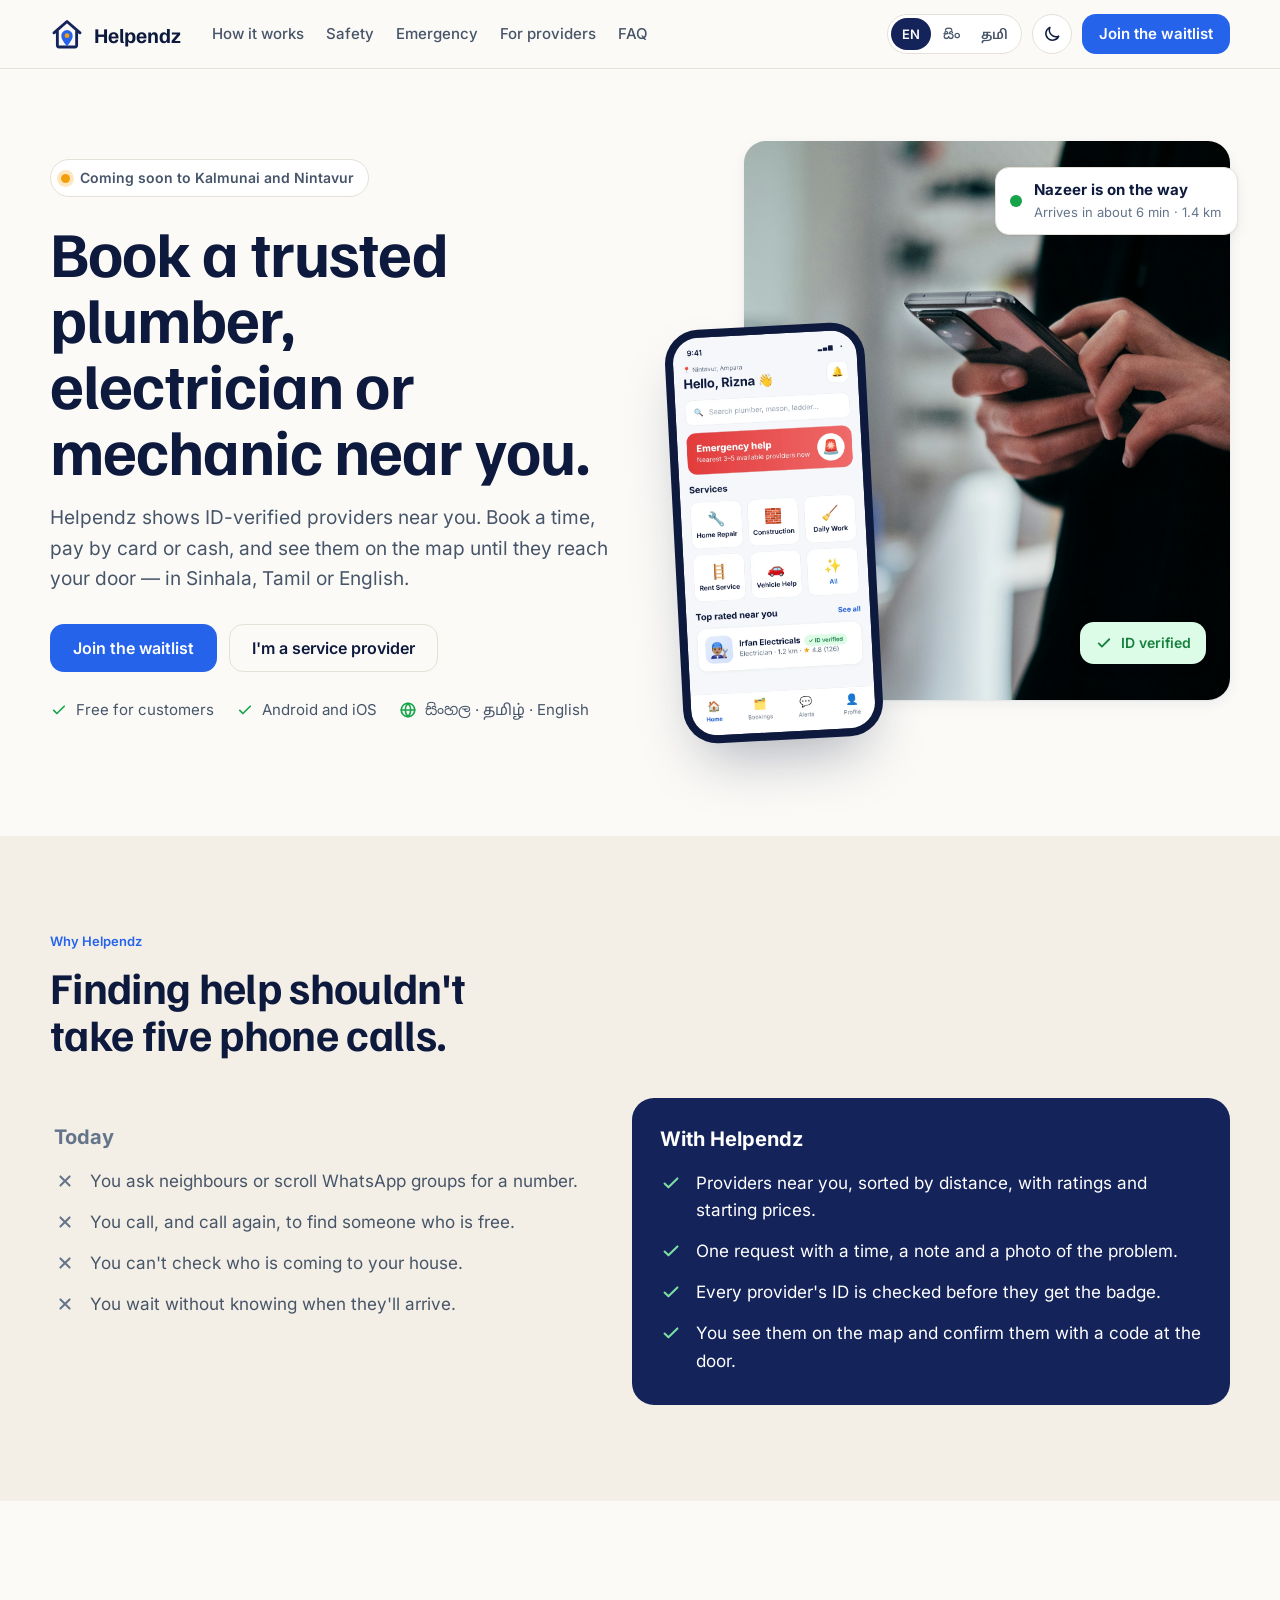
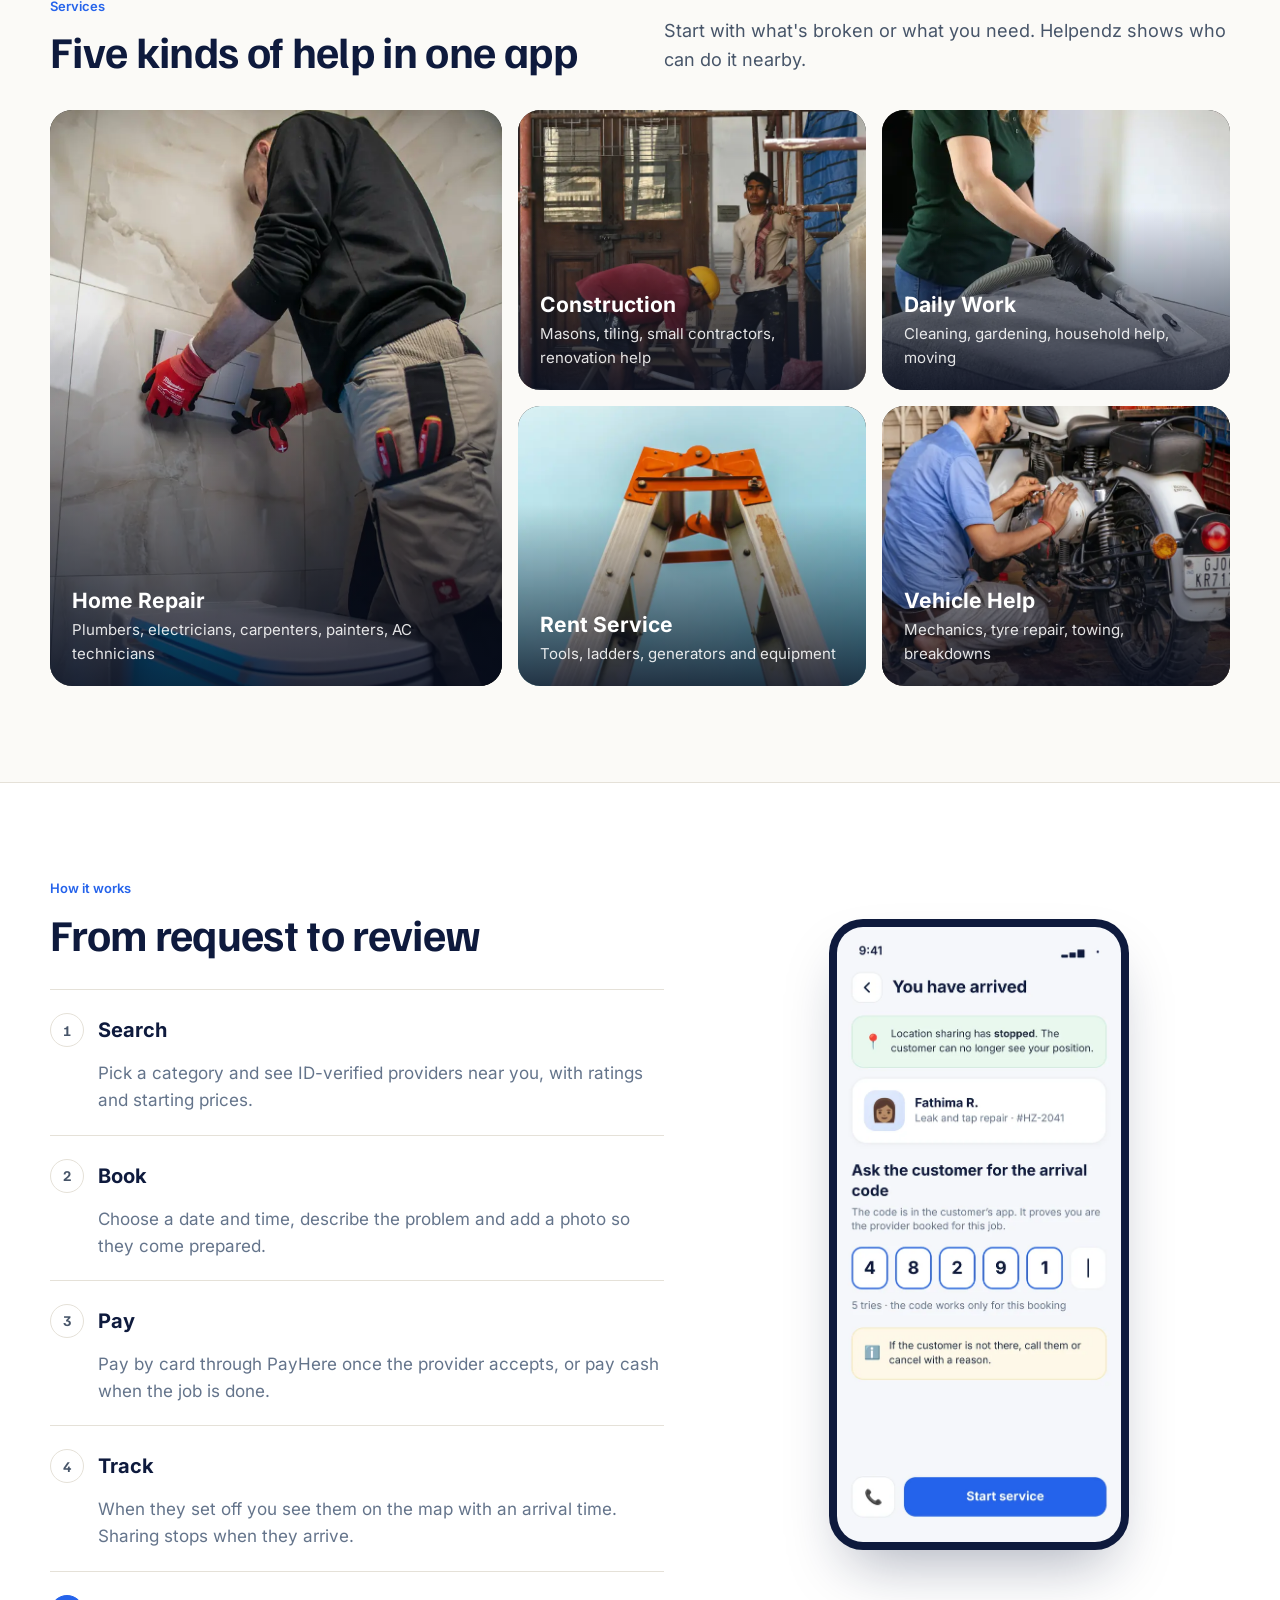
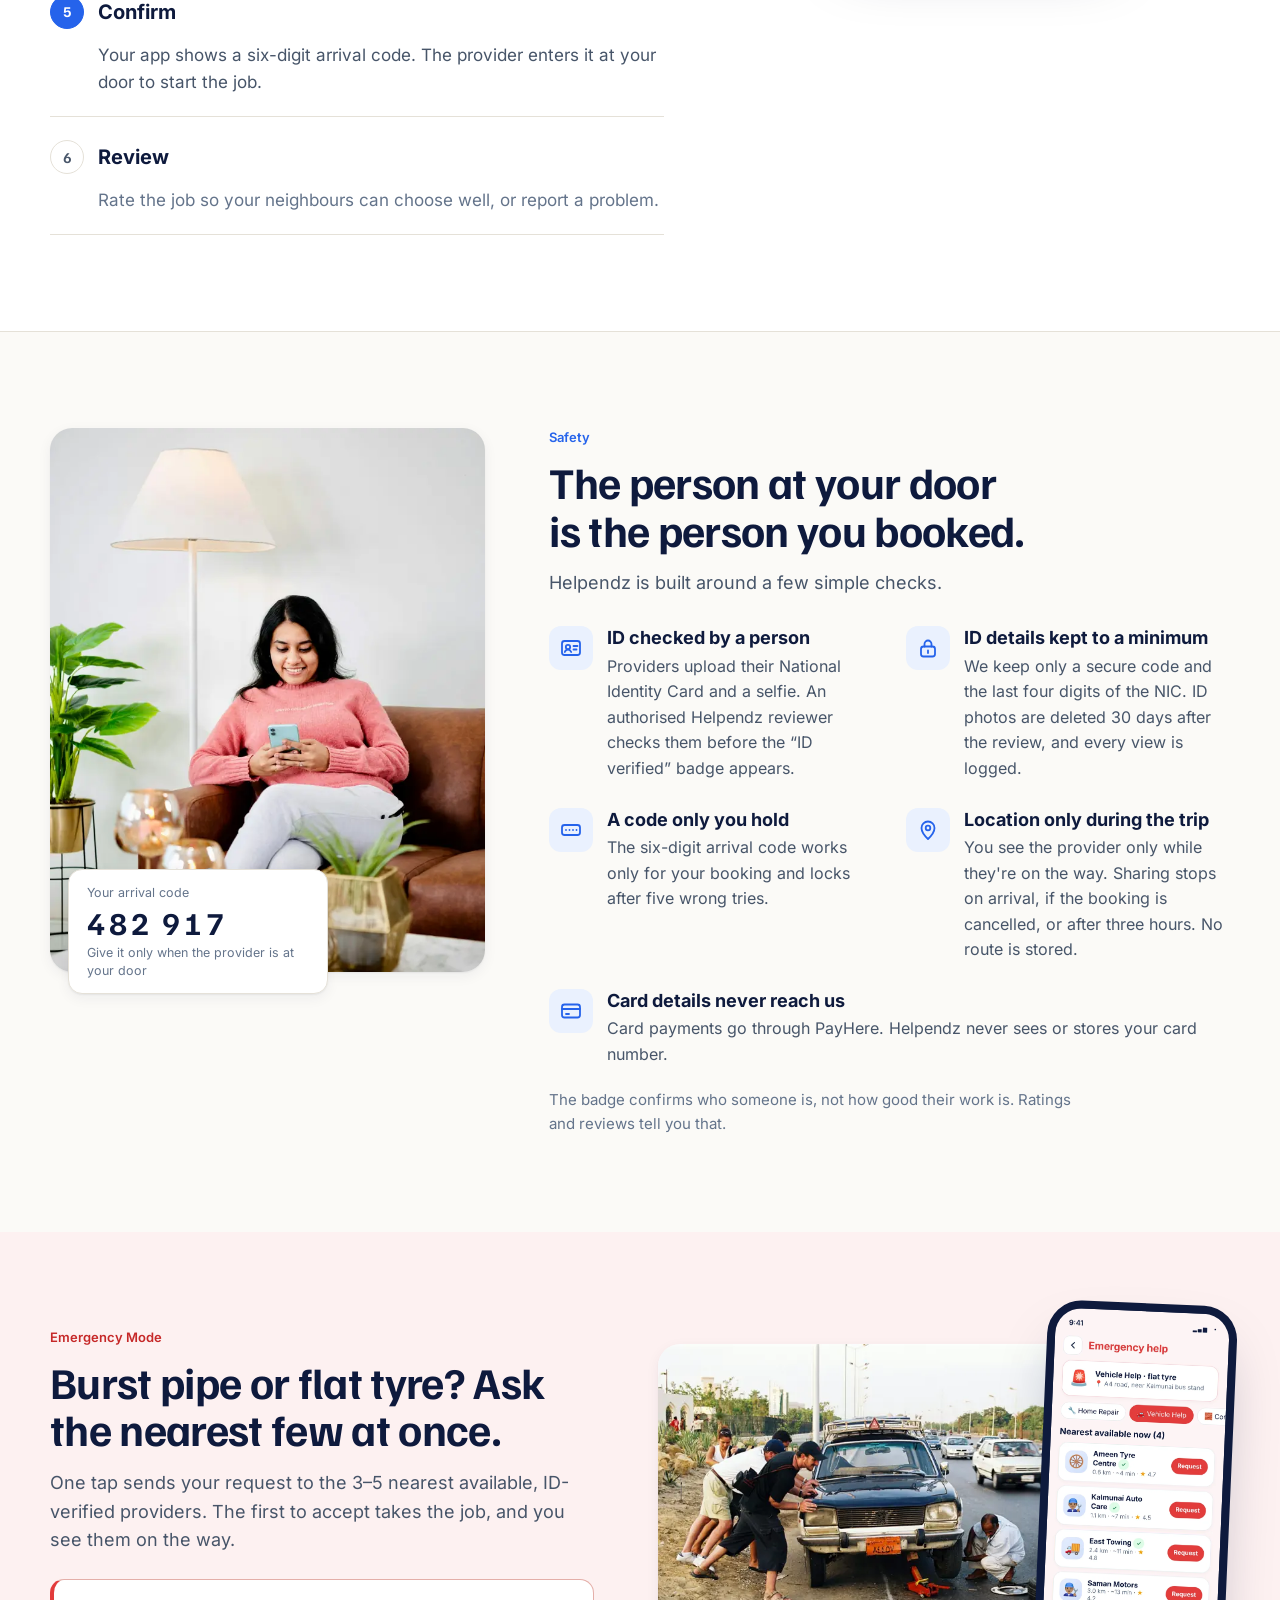
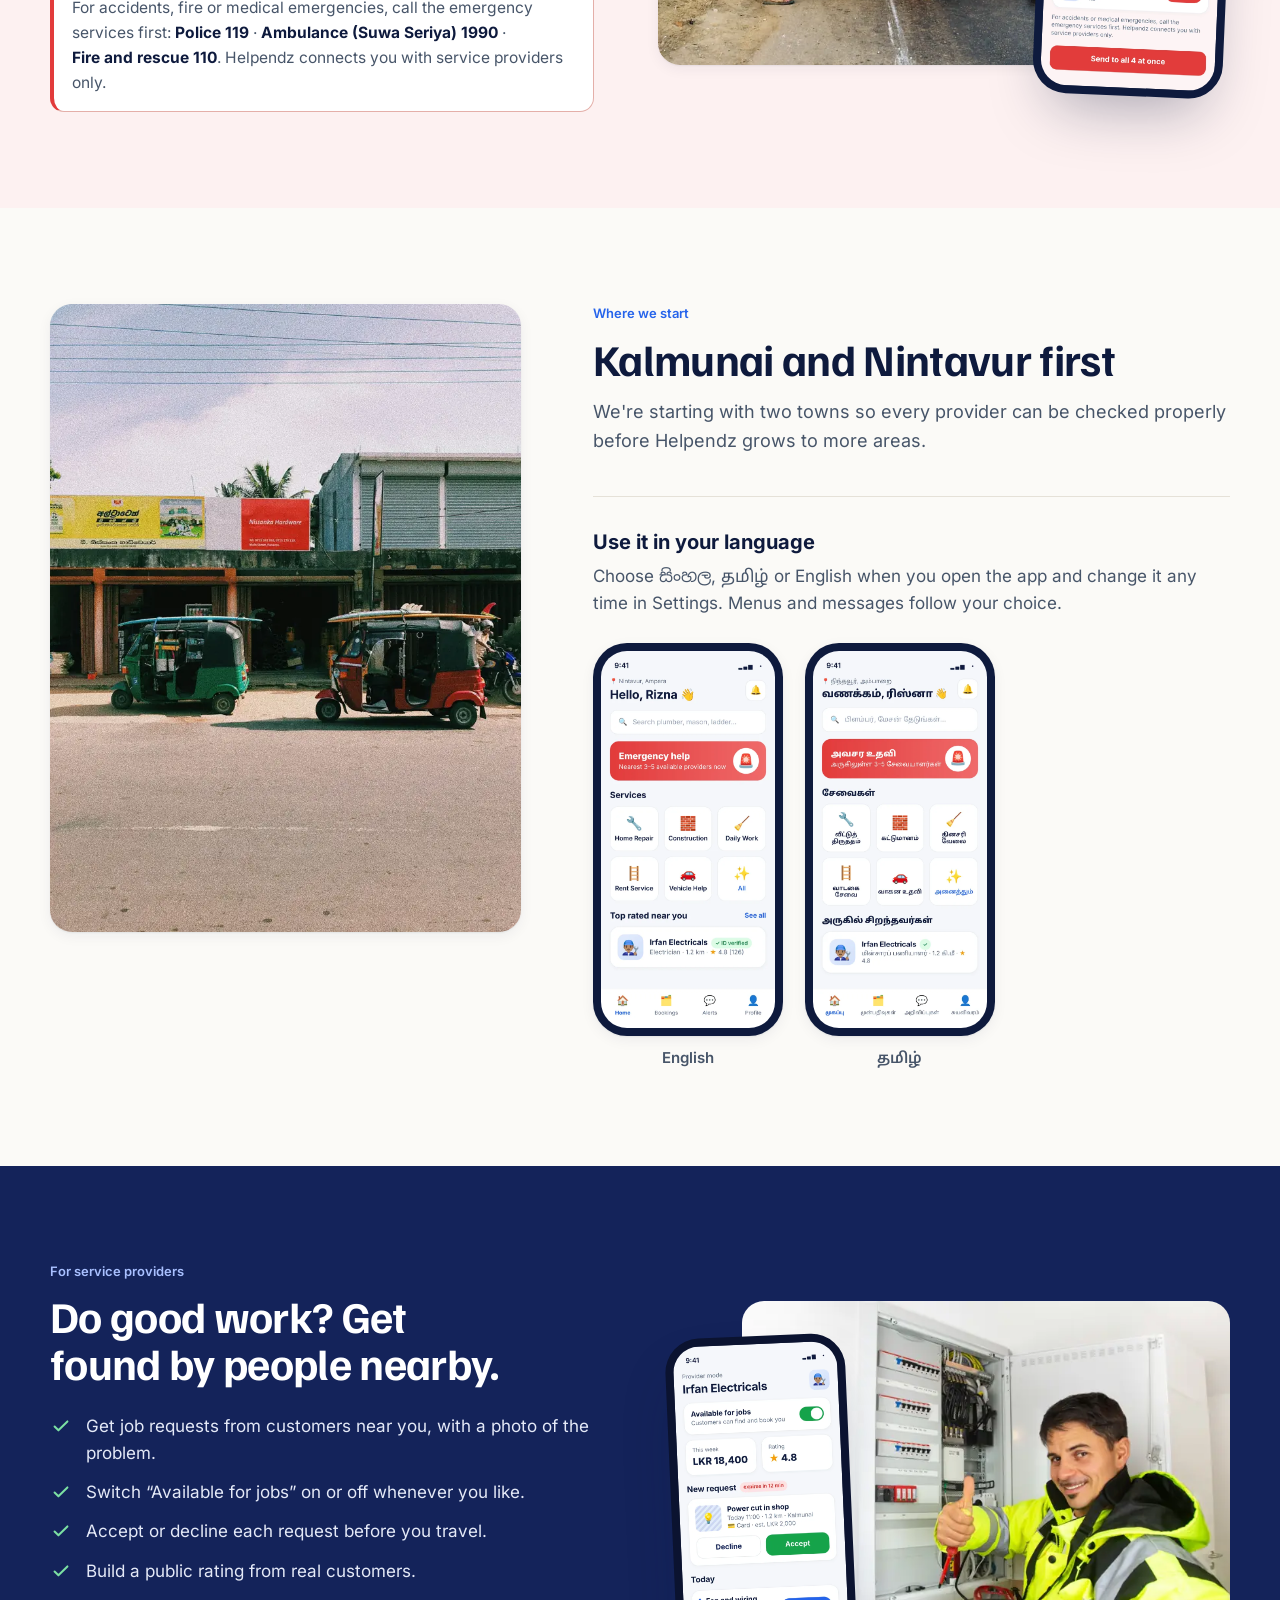
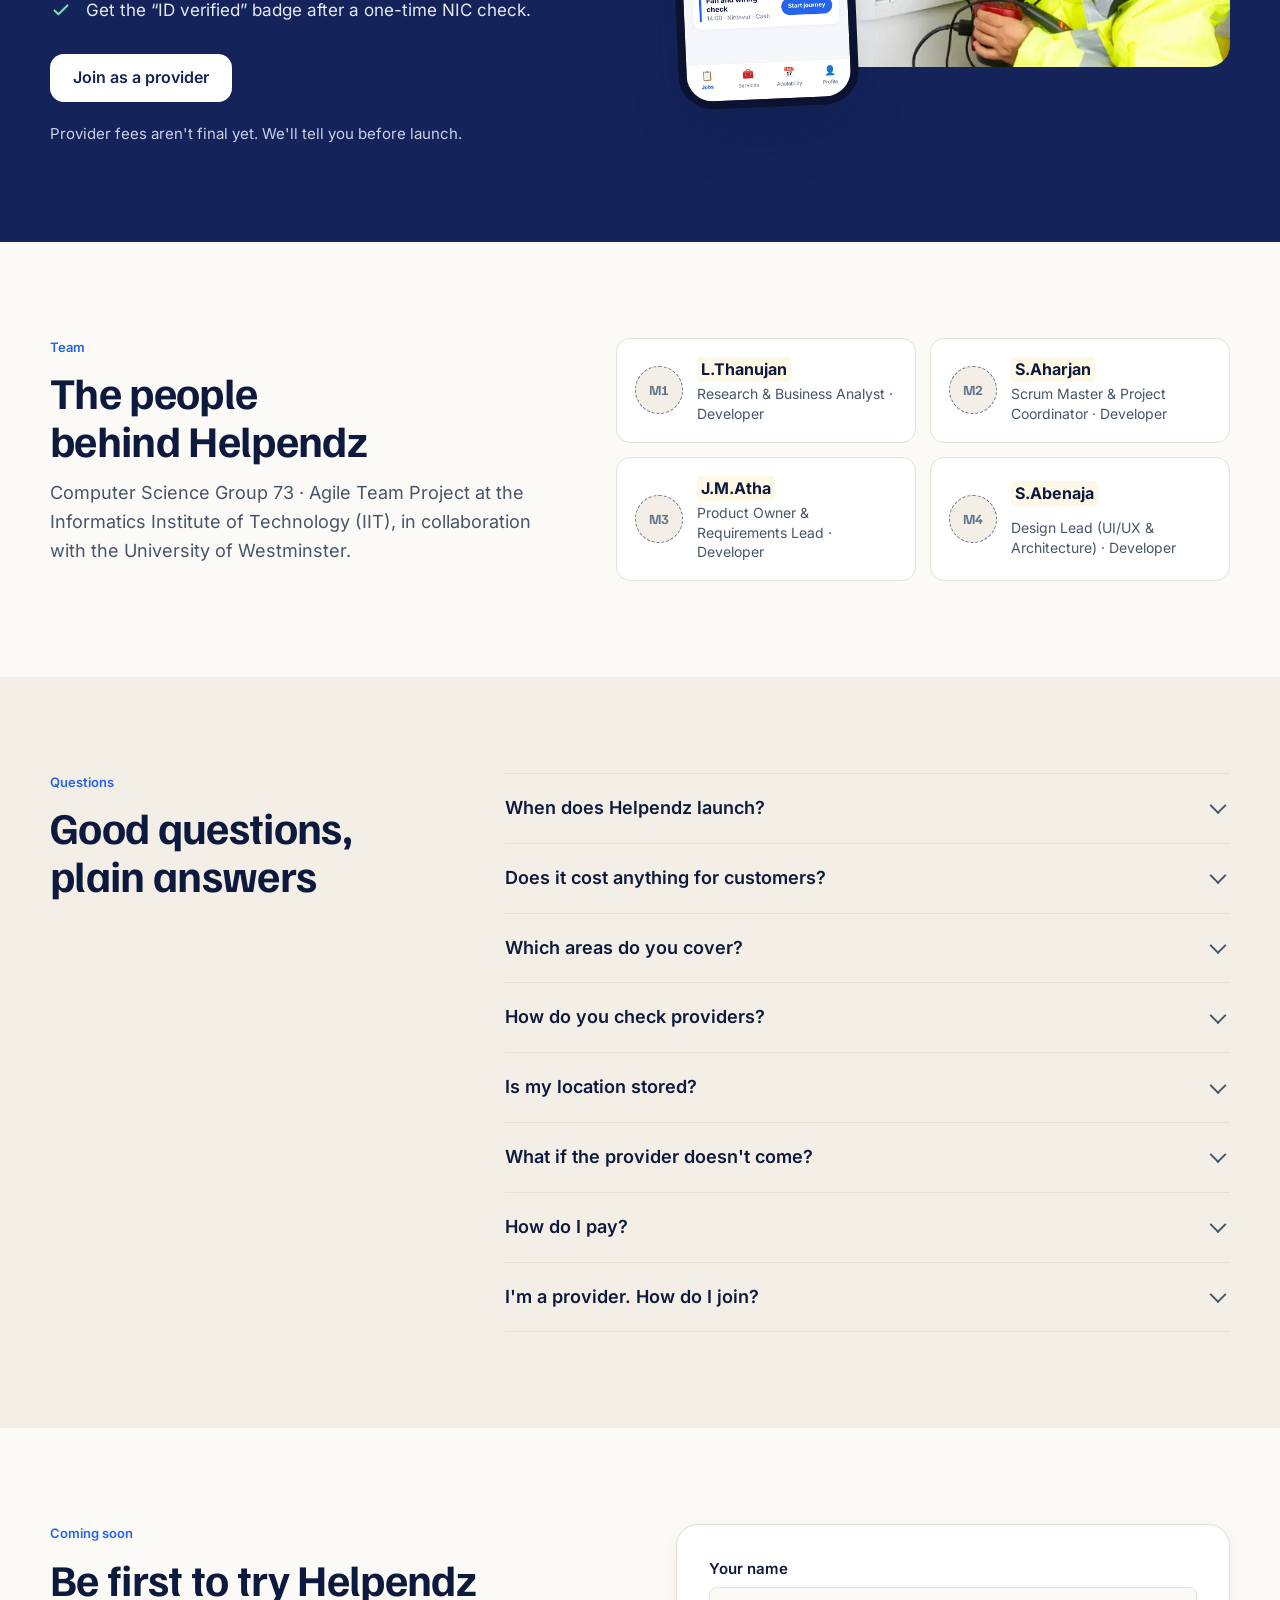
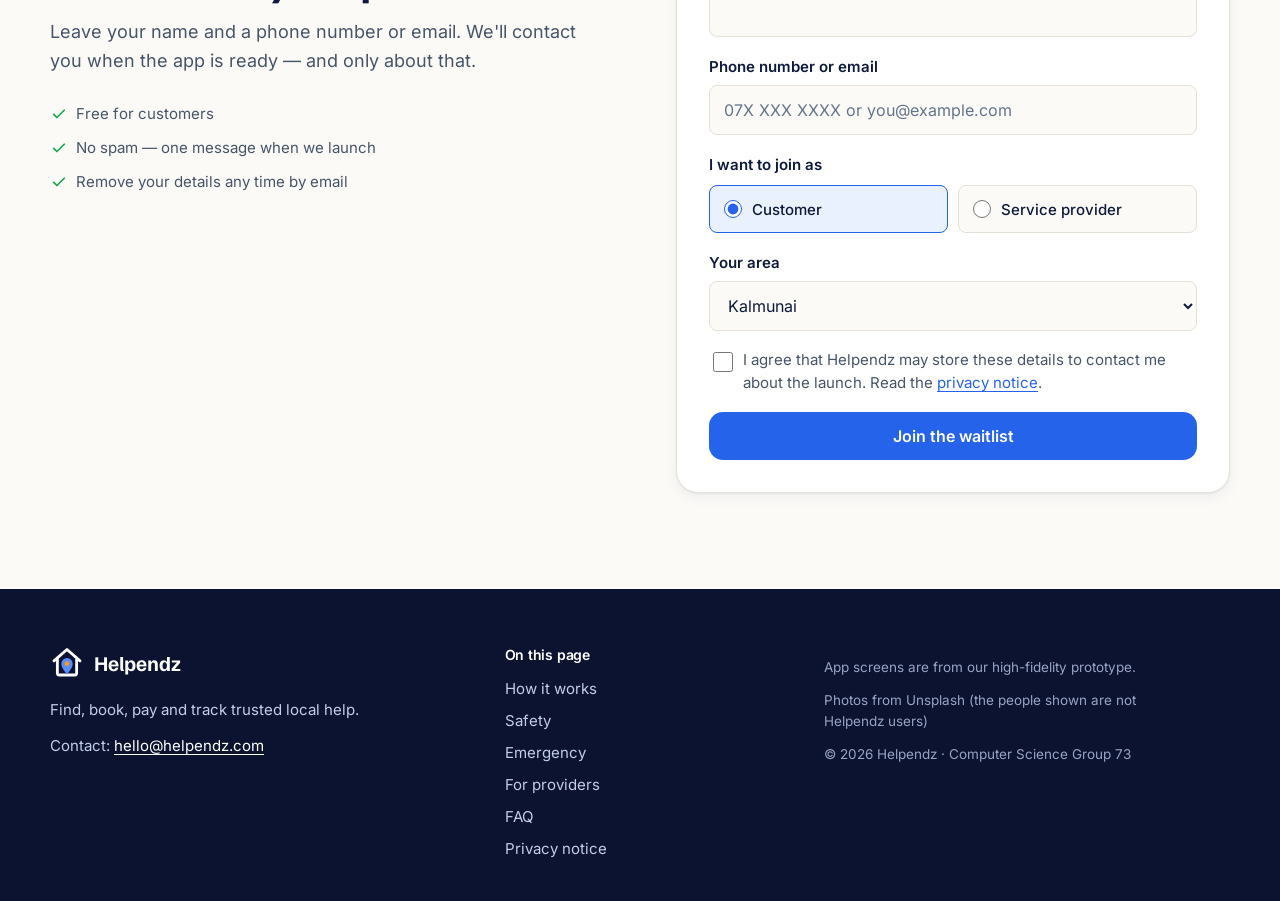
<file: index.html>
<!doctype html>
<html lang="en" data-theme="light">
<head>
<meta charset="utf-8">
<meta name="viewport" content="width=device-width, initial-scale=1">
<title data-i18n="meta.title">Helpendz — book trusted local help in Kalmunai and Nintavur</title>
<meta name="description" content="Helpendz is a free app for Android and iOS that connects you with ID-verified plumbers, electricians, masons, cleaners, mechanics and tool rentals in Kalmunai and Nintavur — in Sinhala, Tamil or English. Coming soon." data-i18n-attr="content:meta.desc">
<link rel="canonical" href="https://www.helpendz.com/">
<link rel="alternate" hreflang="en" href="https://www.helpendz.com/?lang=en">
<link rel="alternate" hreflang="si" href="https://www.helpendz.com/?lang=si">
<link rel="alternate" hreflang="ta" href="https://www.helpendz.com/?lang=ta">
<link rel="alternate" hreflang="x-default" href="https://www.helpendz.com/">
<link rel="icon" href="assets/favicon.svg" type="image/svg+xml">
<meta property="og:type" content="website">
<meta property="og:site_name" content="Helpendz">
<meta property="og:title" content="Helpendz — book trusted local help in Kalmunai and Nintavur">
<meta property="og:description" content="ID-verified plumbers, electricians, masons, cleaners, mechanics and tool rentals. Book a time, pay by card or cash and see them on the way. Free for customers. Coming soon.">
<meta property="og:image" content="https://www.helpendz.com/og-image.jpg">
<meta property="og:image:width" content="1200"><meta property="og:image:height" content="630">
<meta property="og:url" content="https://www.helpendz.com/">
<meta name="twitter:card" content="summary_large_image">
<meta name="theme-color" content="#FBFAF7" media="(prefers-color-scheme: light)">
<meta name="theme-color" content="#0D1222" media="(prefers-color-scheme: dark)">
<script>
/* Set theme and language before first paint (no flash). */
(function(){try{var d=document.documentElement,s=localStorage.getItem('hz-theme');
d.setAttribute('data-theme',s||(matchMedia('(prefers-color-scheme: dark)').matches?'dark':'light'));
var q=new URLSearchParams(location.search).get('lang'),l=q||localStorage.getItem('hz-lang');
if(l==='si'||l==='ta'){d.setAttribute('lang',l);d.classList.add('i18n-pending');setTimeout(function(){d.classList.remove('i18n-pending')},1500);}}catch(e){}})();
</script>
<link rel="preload" href="assets/fonts/Inter.woff2" as="font" type="font/woff2" crossorigin>
<link rel="preload" href="assets/fonts/FamiljenGrotesk.woff2" as="font" type="font/woff2" crossorigin>
<link rel="preload" as="image" href="assets/photos/customer-phone-1280.webp" imagesrcset="assets/photos/customer-phone-720.webp 720w, assets/photos/customer-phone-1280.webp 1280w" imagesizes="(min-width: 900px) 46vw, 100vw">
<link rel="stylesheet" href="styles.css">
</head>
<body>
<a class="skip" href="#main" data-i18n="skip">Skip to main content</a>

<header class="top" id="top">
  <div class="wrap bar">
    <a class="brand" href="#main" aria-label="Helpendz"><svg class="logo" viewBox="0 0 120 120" aria-hidden="true"><path class="lg-house" d="M14 56 L60 16 L106 56M26 50 V100 a6 6 0 0 0 6 6 H88 a6 6 0 0 0 6 -6 V50"/><path class="lg-pin" d="M60 104 C52 92 40 80 40 66 a20 20 0 0 1 40 0 C80 80 68 92 60 104 Z"/><circle class="lg-dot" cx="60" cy="66" r="8.5"/></svg><span>Helpendz</span></a>
    <nav id="nav" class="nav" aria-label="Main" data-i18n-attr="aria-label:nav.main">
      <a href="#how" data-i18n="nav.how">How it works</a>
      <a href="#safety" data-i18n="nav.safety">Safety</a>
      <a href="#emergency" data-i18n="nav.emergency">Emergency</a>
      <a href="#providers" data-i18n="nav.providers">For providers</a>
      <a href="#faq" data-i18n="nav.faq">FAQ</a>
      <a href="#waitlist" class="menu-only" data-i18n="nav.cta">Join the waitlist</a>
    </nav>
    <div class="tools">
      <div class="lang" role="group" aria-label="Language" data-i18n-attr="aria-label:lang.label">
  <button type="button" data-lang="en" lang="en" aria-pressed="true">EN</button>
  <button type="button" data-lang="si" lang="si" aria-pressed="false">සිං</button>
  <button type="button" data-lang="ta" lang="ta" aria-pressed="false">தமி</button>
</div>
      <button type="button" class="theme" aria-pressed="false" aria-label="Dark mode" data-i18n-attr="aria-label:theme.label" title="Dark mode"><svg viewBox="0 0 24 24" aria-hidden="true" class="i-moon"><path d="M20 14.5A8 8 0 019.5 4a8 8 0 1010.5 10.5z"/></svg><svg viewBox="0 0 24 24" aria-hidden="true" class="i-sun"><circle cx="12" cy="12" r="4"/><path d="M12 2.5v2M12 19.5v2M4.6 4.6l1.4 1.4M18 18l1.4 1.4M2.5 12h2M19.5 12h2M4.6 19.4L6 18M18 6l1.4-1.4"/></svg></button>
      <a class="btn sm hide-s" href="#waitlist" data-i18n="nav.cta.s">Join the waitlist</a>
      <button type="button" class="menu" aria-expanded="false" aria-controls="nav"><svg viewBox="0 0 24 24" aria-hidden="true"><path d="M4 7h16M4 12h16M4 17h16"/></svg><span data-i18n="nav.menu">Menu</span></button>
    </div>
  </div>
</header>

<main id="main" tabindex="-1">

<section class="hero">
  <div class="wrap hero-grid">
    <div class="hero-copy">
      <p class="eyebrow"><span class="dot" aria-hidden="true"></span><span data-i18n="hero.eyebrow">Coming soon to Kalmunai and Nintavur</span></p>
      <h1 data-i18n="hero.h1">Book a trusted plumber, electrician or mechanic near you.</h1>
      <p class="lead" data-i18n="hero.lead">Helpendz shows ID-verified providers near you. Book a time, pay by card or cash, and see them on the map until they reach your door — in Sinhala, Tamil or English.</p>
      <div class="ctas">
        <a class="btn" href="#waitlist" data-i18n="nav.cta">Join the waitlist</a>
        <a class="btn ghost" href="#providers" data-i18n="hero.cta2">I'm a service provider</a>
      </div>
      <ul class="facts">
        <li><svg viewBox="0 0 24 24" aria-hidden="true"><path d="M5 12.5l4.2 4.2L19 7"/></svg><span data-i18n="hero.f1">Free for customers</span></li>
        <li><svg viewBox="0 0 24 24" aria-hidden="true"><path d="M5 12.5l4.2 4.2L19 7"/></svg><span data-i18n="hero.f2">Android and iOS</span></li>
        <li><svg viewBox="0 0 24 24" aria-hidden="true"><circle cx="12" cy="12" r="9"/><path d="M3 12h18M12 3c2.5 2.6 3.7 5.6 3.7 9s-1.2 6.4-3.7 9c-2.5-2.6-3.7-5.6-3.7-9S9.5 5.6 12 3z"/></svg><span><span lang="si">සිංහල</span> · <span lang="ta">தமிழ்</span> · <span lang="en">English</span></span></li>
      </ul>
    </div>
    <div class="hero-art">
      <figure class="hero-photo"><img class="" src="assets/photos/customer-phone-1280.webp" srcset="assets/photos/customer-phone-720.webp 720w, assets/photos/customer-phone-1280.webp 1280w" sizes="(min-width: 900px) 46vw, 100vw" width="1280" height="841" alt="A woman in a saree checks her phone outdoors" data-i18n-attr="alt:hero.photo.alt" fetchpriority="high"></figure>
      <div class="phone hero-phone" id="hero-phone"><img src="assets/screens/h03.webp" width="585" height="1266" alt="Helpendz home screen with emergency help, service categories and a top-rated electrician" data-i18n-attr="alt:hero.screen.alt" ></div>
      <div class="track-card" aria-hidden="true">
        <span class="live"></span>
        <div><b data-i18n="hero.card.t">Nazeer is on the way</b><small data-i18n="hero.card.s">Arrives in about 6 min · 1.4 km</small></div>
      </div>
      <div class="badge-card" aria-hidden="true"><svg viewBox="0 0 24 24" aria-hidden="true"><path d="M5 12.5l4.2 4.2L19 7"/></svg><span data-i18n="hero.badge">ID verified</span></div>
      <svg class="route" viewBox="0 0 300 160" aria-hidden="true"><path d="M8 150 C70 140 60 70 130 78 S220 120 290 14"/></svg>
    </div>
  </div>
</section>

<section class="problem" aria-labelledby="prob-h">
  <div class="wrap">
    <p class="kicker" data-i18n="prob.kicker">Why Helpendz</p>
    <h2 id="prob-h" data-i18n="prob.h2">Finding help shouldn't take five phone calls.</h2>
    <div class="vs">
      <div class="today">
        <h3 data-i18n="prob.today">Today</h3>
        <ul><li><svg viewBox="0 0 24 24" aria-hidden="true"><path d="M7 7l10 10M17 7L7 17"/></svg><span data-i18n="prob.t1">You ask neighbours or scroll WhatsApp groups for a number.</span></li><li><svg viewBox="0 0 24 24" aria-hidden="true"><path d="M7 7l10 10M17 7L7 17"/></svg><span data-i18n="prob.t2">You call, and call again, to find someone who is free.</span></li><li><svg viewBox="0 0 24 24" aria-hidden="true"><path d="M7 7l10 10M17 7L7 17"/></svg><span data-i18n="prob.t3">You can't check who is coming to your house.</span></li><li><svg viewBox="0 0 24 24" aria-hidden="true"><path d="M7 7l10 10M17 7L7 17"/></svg><span data-i18n="prob.t4">You wait without knowing when they'll arrive.</span></li></ul>
      </div>
      <div class="with">
        <h3 data-i18n="prob.with">With Helpendz</h3>
        <ul><li><svg viewBox="0 0 24 24" aria-hidden="true"><path d="M5 12.5l4.2 4.2L19 7"/></svg><span data-i18n="prob.w1">Providers near you, sorted by distance, with ratings and starting prices.</span></li><li><svg viewBox="0 0 24 24" aria-hidden="true"><path d="M5 12.5l4.2 4.2L19 7"/></svg><span data-i18n="prob.w2">One request with a time, a note and a photo of the problem.</span></li><li><svg viewBox="0 0 24 24" aria-hidden="true"><path d="M5 12.5l4.2 4.2L19 7"/></svg><span data-i18n="prob.w3">Every provider's ID is checked before they get the badge.</span></li><li><svg viewBox="0 0 24 24" aria-hidden="true"><path d="M5 12.5l4.2 4.2L19 7"/></svg><span data-i18n="prob.w4">You see them on the map and confirm them with a code at the door.</span></li></ul>
      </div>
    </div>
  </div>
</section>

<section class="cats-sec" id="services" aria-labelledby="cats-h">
  <div class="wrap">
    <div class="sec-head">
      <div><p class="kicker" data-i18n="cats.kicker">Services</p><h2 id="cats-h" data-i18n="cats.h2">Five kinds of help in one app</h2></div>
      <p class="sec-lead" data-i18n="cats.lead">Start with what's broken or what you need. Helpendz shows who can do it nearby.</p>
    </div>
    <ul class="cats">
<li class="cat big"><img class="" src="assets/photos/plumber-1280.webp" srcset="assets/photos/plumber-720.webp 720w, assets/photos/plumber-1280.webp 1280w" sizes="(min-width: 900px) 40vw, 100vw" width="1280" height="1280" alt="A plumber with a tool belt repairs a bathroom fitting" data-i18n-attr="alt:cat.home.alt" loading="lazy" decoding="async">
      <div class="cat-txt"><h3 data-i18n="cat.home">Home Repair</h3><p data-i18n="cat.home.d">Plumbers, electricians, carpenters, painters, AC technicians</p></div></li>
<li class="cat "><img class="" src="assets/photos/construction-1280.webp" srcset="assets/photos/construction-720.webp 720w, assets/photos/construction-1280.webp 1280w" sizes="(min-width: 900px) 40vw, 100vw" width="1280" height="1280" alt="Two builders at work, one in a hard hat" data-i18n-attr="alt:cat.build.alt" loading="lazy" decoding="async">
      <div class="cat-txt"><h3 data-i18n="cat.build">Construction</h3><p data-i18n="cat.build.d">Masons, tiling, small contractors, renovation help</p></div></li>
<li class="cat "><img class="" src="assets/photos/cleaning-1280.webp" srcset="assets/photos/cleaning-720.webp 720w, assets/photos/cleaning-1280.webp 1280w" sizes="(min-width: 900px) 40vw, 100vw" width="1280" height="1280" alt="A cleaner vacuums a sofa" data-i18n-attr="alt:cat.daily.alt" loading="lazy" decoding="async">
      <div class="cat-txt"><h3 data-i18n="cat.daily">Daily Work</h3><p data-i18n="cat.daily.d">Cleaning, gardening, household help, moving</p></div></li>
<li class="cat "><img class="" src="assets/photos/ladder-1280.webp" srcset="assets/photos/ladder-720.webp 720w, assets/photos/ladder-1280.webp 1280w" sizes="(min-width: 900px) 40vw, 100vw" width="1280" height="1280" alt="An aluminium step ladder against the sky" data-i18n-attr="alt:cat.rent.alt" loading="lazy" decoding="async">
      <div class="cat-txt"><h3 data-i18n="cat.rent">Rent Service</h3><p data-i18n="cat.rent.d">Tools, ladders, generators and equipment</p></div></li>
<li class="cat wide"><img class="" src="assets/photos/mechanic-1280.webp" srcset="assets/photos/mechanic-720.webp 720w, assets/photos/mechanic-1280.webp 1280w" sizes="(min-width: 900px) 40vw, 100vw" width="1280" height="1280" alt="A mechanic works on a motorcycle outside a garage" data-i18n-attr="alt:cat.vehicle.alt" loading="lazy" decoding="async">
      <div class="cat-txt"><h3 data-i18n="cat.vehicle">Vehicle Help</h3><p data-i18n="cat.vehicle.d">Mechanics, tyre repair, towing, breakdowns</p></div></li>
    </ul>
  </div>
</section>

<section class="how" id="how" aria-labelledby="how-h">
  <div class="wrap how-grid">
    <div>
      <p class="kicker" data-i18n="how.kicker">How it works</p>
      <h2 id="how-h" data-i18n="how.h2">From request to review</h2>
      <ol class="steps">
<li class="step on" data-screen="h04" data-alt="how.alt1">
        <button type="button" class="step-btn" aria-controls="how-phone" aria-pressed="true"><span class="num">1</span><span class="step-t" data-i18n="how.s1">Search</span></button>
        <p data-i18n="how.s1.d">Pick a category and see ID-verified providers near you, with ratings and starting prices.</p>
        <img class="step-shot" src="assets/screens/h04.webp" width="585" height="1266" alt="Search results: ID-verified plumbers near Nintavur with distance, rating and price" data-i18n-attr="alt:how.alt1" loading="lazy" decoding="async">
      </li>
<li class="step" data-screen="h06" data-alt="how.alt2">
        <button type="button" class="step-btn" aria-controls="how-phone" aria-pressed="false"><span class="num">2</span><span class="step-t" data-i18n="how.s2">Book</span></button>
        <p data-i18n="how.s2.d">Choose a date and time, describe the problem and add a photo so they come prepared.</p>
        <img class="step-shot" src="assets/screens/h06.webp" width="585" height="1266" alt="Booking form with date, time, problem photo and payment choice" data-i18n-attr="alt:how.alt2" loading="lazy" decoding="async">
      </li>
<li class="step" data-screen="h09" data-alt="how.alt3">
        <button type="button" class="step-btn" aria-controls="how-phone" aria-pressed="false"><span class="num">3</span><span class="step-t" data-i18n="how.s3">Pay</span></button>
        <p data-i18n="how.s3.d">Pay by card through PayHere once the provider accepts, or pay cash when the job is done.</p>
        <img class="step-shot" src="assets/screens/h09.webp" width="585" height="1266" alt="Payment successful screen with a receipt" data-i18n-attr="alt:how.alt3" loading="lazy" decoding="async">
      </li>
<li class="step" data-screen="h07" data-alt="how.alt4">
        <button type="button" class="step-btn" aria-controls="how-phone" aria-pressed="false"><span class="num">4</span><span class="step-t" data-i18n="how.s4">Track</span></button>
        <p data-i18n="how.s4.d">When they set off you see them on the map with an arrival time. Sharing stops when they arrive.</p>
        <img class="step-shot" src="assets/screens/h07.webp" width="585" height="1266" alt="Live tracking map with arrival time and booking status" data-i18n-attr="alt:how.alt4" loading="lazy" decoding="async">
      </li>
<li class="step" data-screen="h16" data-alt="how.alt5">
        <button type="button" class="step-btn" aria-controls="how-phone" aria-pressed="false"><span class="num">5</span><span class="step-t" data-i18n="how.s5">Confirm</span></button>
        <p data-i18n="how.s5.d">Your app shows a six-digit arrival code. The provider enters it at your door to start the job.</p>
        <img class="step-shot" src="assets/screens/h16.webp" width="585" height="1266" alt="Provider entering the customer&#x27;s arrival code" data-i18n-attr="alt:how.alt5" loading="lazy" decoding="async">
      </li>
<li class="step" data-screen="h10" data-alt="how.alt6">
        <button type="button" class="step-btn" aria-controls="how-phone" aria-pressed="false"><span class="num">6</span><span class="step-t" data-i18n="how.s6">Review</span></button>
        <p data-i18n="how.s6.d">Rate the job so your neighbours can choose well, or report a problem.</p>
        <img class="step-shot" src="assets/screens/h10.webp" width="585" height="1266" alt="Rate your service screen with stars and quick tags" data-i18n-attr="alt:how.alt6" loading="lazy" decoding="async">
      </li>
      </ol>
    </div>
    <div class="how-phone-wrap" aria-live="polite">
      <div class="phone how-phone" id="how-phone"><img src="assets/screens/h04.webp" width="585" height="1266" alt="Search results: ID-verified plumbers near Nintavur with distance, rating and price" data-i18n-attr="alt:how.alt1" loading="lazy" decoding="async"></div>
    </div>
  </div>
</section>

<section class="safety" id="safety" aria-labelledby="safe-h">
  <div class="wrap safe-grid">
    <div class="safe-art">
      <figure class="safe-photo"><img class="" src="assets/photos/home-phone-1280.webp" srcset="assets/photos/home-phone-720.webp 720w, assets/photos/home-phone-1280.webp 1280w" sizes="(min-width: 900px) 40vw, 100vw" width="1280" height="1600" alt="A woman relaxes on her sofa while using her phone" data-i18n-attr="alt:safe.alt" loading="lazy" decoding="async"></figure>
      <div class="code-card" aria-hidden="true"><small data-i18n="safe.code">Your arrival code</small><b>482&nbsp;917</b><small data-i18n="safe.code.s">Give it only when the provider is at your door</small></div>
    </div>
    <div>
      <p class="kicker" data-i18n="safe.kicker">Safety</p>
      <h2 id="safe-h" data-i18n="safe.h2">The person at your door is the person you booked.</h2>
      <p class="sec-lead" data-i18n="safe.lead">Helpendz is built around a few simple checks.</p>
      <ul class="checks">
<li><span class="ic"><svg viewBox="0 0 24 24" aria-hidden="true"><rect x="3" y="5" width="18" height="14" rx="2.5"/><circle cx="9" cy="11" r="2.2"/><path d="M5.8 16c.6-1.5 1.8-2.3 3.2-2.3s2.6.8 3.2 2.3M14.5 10h4M14.5 13.5h3"/></svg></span><div><h3 data-i18n="safe.1">ID checked by a person</h3><p data-i18n="safe.1.d">Providers upload their National Identity Card and a selfie. An authorised Helpendz reviewer checks them before the “ID verified” badge appears.</p></div></li>
<li><span class="ic"><svg viewBox="0 0 24 24" aria-hidden="true"><rect x="5" y="10.5" width="14" height="10" rx="2.5"/><path d="M8.5 10.5V8a3.5 3.5 0 017 0v2.5M12 14.5v2.5"/></svg></span><div><h3 data-i18n="safe.2">ID details kept to a minimum</h3><p data-i18n="safe.2.d">We keep only a secure code and the last four digits of the NIC. ID photos are deleted 30 days after the review, and every view is logged.</p></div></li>
<li><span class="ic"><svg viewBox="0 0 24 24" aria-hidden="true"><rect x="3" y="7" width="18" height="10" rx="2.5"/><path d="M7 12h.01M10.5 12h.01M14 12h.01M17.5 12h.01"/></svg></span><div><h3 data-i18n="safe.3">A code only you hold</h3><p data-i18n="safe.3.d">The six-digit arrival code works only for your booking and locks after five wrong tries.</p></div></li>
<li><span class="ic"><svg viewBox="0 0 24 24" aria-hidden="true"><path d="M12 21s-6.5-6.1-6.5-11a6.5 6.5 0 0113 0c0 4.9-6.5 11-6.5 11z"/><circle cx="12" cy="10" r="2.3"/></svg></span><div><h3 data-i18n="safe.4">Location only during the trip</h3><p data-i18n="safe.4.d">You see the provider only while they're on the way. Sharing stops on arrival, if the booking is cancelled, or after three hours. No route is stored.</p></div></li>
<li><span class="ic"><svg viewBox="0 0 24 24" aria-hidden="true"><rect x="3" y="5.5" width="18" height="13" rx="2.5"/><path d="M3 10h18M7 15h3"/></svg></span><div><h3 data-i18n="safe.5">Card details never reach us</h3><p data-i18n="safe.5.d">Card payments go through PayHere. Helpendz never sees or stores your card number.</p></div></li>
      </ul>
      <p class="fine" data-i18n="safe.note">The badge confirms who someone is, not how good their work is. Ratings and reviews tell you that.</p>
    </div>
  </div>
</section>

<section class="emergency" id="emergency" aria-labelledby="em-h">
  <div class="wrap em-grid">
    <div class="em-copy">
      <p class="kicker red" data-i18n="em.kicker">Emergency Mode</p>
      <h2 id="em-h" data-i18n="em.h2">Burst pipe or flat tyre? Ask the nearest few at once.</h2>
      <p class="sec-lead" data-i18n="em.p">One tap sends your request to the 3–5 nearest available, ID-verified providers. The first to accept takes the job, and you see them on the way.</p>
      <p class="em-note" role="note" data-i18n-html="em.note_h">For accidents, fire or medical emergencies, call the emergency services first: <b>Police 119</b> · <b>Ambulance (Suwa Seriya) 1990</b> · <b>Fire and rescue 110</b>. Helpendz connects you with service providers only.</p>
    </div>
    <div class="em-art">
      <figure class="em-photo"><img class="" src="assets/photos/flat-tyre-1280.webp" srcset="assets/photos/flat-tyre-720.webp 720w, assets/photos/flat-tyre-1280.webp 1280w" sizes="(min-width: 900px) 48vw, 100vw" width="1280" height="857" alt="People help change a flat tyre at the side of a busy road" data-i18n-attr="alt:em.alt" loading="lazy" decoding="async"></figure>
      <div class="phone em-phone" ><img src="assets/screens/h08.webp" width="585" height="1266" alt="Emergency Mode listing the four nearest vehicle help providers" data-i18n-attr="alt:em.screen.alt" loading="lazy" decoding="async"></div>
    </div>
  </div>
</section>

<section class="local" aria-labelledby="loc-h">
  <div class="wrap loc-grid">
    <figure class="loc-photo"><img class="" src="assets/photos/tuk-tuks-1280.webp" srcset="assets/photos/tuk-tuks-720.webp 720w, assets/photos/tuk-tuks-1280.webp 1280w" sizes="(min-width: 900px) 42vw, 100vw" width="1280" height="1707" alt="Two three-wheelers parked in front of a row of local shops" data-i18n-attr="alt:loc.alt" loading="lazy" decoding="async"></figure>
    <div class="loc-copy">
      <p class="kicker" data-i18n="loc.kicker">Where we start</p>
      <h2 id="loc-h" data-i18n="loc.h2">Kalmunai and Nintavur first</h2>
      <p class="sec-lead" data-i18n="loc.p">We're starting with two towns so every provider can be checked properly before Helpendz grows to more areas.</p>
      <div class="langs-demo">
        <h3 data-i18n="lang.h3">Use it in your language</h3>
        <p data-i18n="lang.p">Choose සිංහල, தமிழ் or English when you open the app and change it any time in Settings. Menus and messages follow your choice.</p>
        <div class="two-phones">
          <figure><div class="phone " ><img src="assets/screens/h03.webp" width="585" height="1266" alt="Home screen in English" data-i18n-attr="alt:lang.en.alt" loading="lazy" decoding="async"></div><figcaption lang="en">English</figcaption></figure>
          <figure><div class="phone " ><img src="assets/screens/h15.webp" width="585" height="1266" alt="Home screen in Tamil" data-i18n-attr="alt:lang.ta.alt" loading="lazy" decoding="async"></div><figcaption lang="ta">தமிழ்</figcaption></figure>
        </div>
      </div>
    </div>
  </div>
</section>

<section class="providers" id="providers" aria-labelledby="pro-h">
  <div class="wrap pro-grid">
    <div class="pro-copy">
      <p class="kicker light" data-i18n="pro.kicker">For service providers</p>
      <h2 id="pro-h" data-i18n="pro.h2">Do good work? Get found by people nearby.</h2>
      <ul class="pro-list"><li><svg viewBox="0 0 24 24" aria-hidden="true"><path d="M5 12.5l4.2 4.2L19 7"/></svg><span data-i18n="pro.1">Get job requests from customers near you, with a photo of the problem.</span></li><li><svg viewBox="0 0 24 24" aria-hidden="true"><path d="M5 12.5l4.2 4.2L19 7"/></svg><span data-i18n="pro.2">Switch “Available for jobs” on or off whenever you like.</span></li><li><svg viewBox="0 0 24 24" aria-hidden="true"><path d="M5 12.5l4.2 4.2L19 7"/></svg><span data-i18n="pro.3">Accept or decline each request before you travel.</span></li><li><svg viewBox="0 0 24 24" aria-hidden="true"><path d="M5 12.5l4.2 4.2L19 7"/></svg><span data-i18n="pro.4">Build a public rating from real customers.</span></li><li><svg viewBox="0 0 24 24" aria-hidden="true"><path d="M5 12.5l4.2 4.2L19 7"/></svg><span data-i18n="pro.5">Get the “ID verified” badge after a one-time NIC check.</span></li></ul>
      <div class="ctas"><a class="btn on-dark" href="#waitlist" data-role="provider" data-i18n="pro.cta">Join as a provider</a></div>
      <p class="fine light" data-i18n="pro.note">Provider fees aren't final yet. We'll tell you before launch.</p>
    </div>
    <div class="pro-art">
      <figure class="pro-photo"><img class="" src="assets/photos/electrician-1280.webp" srcset="assets/photos/electrician-720.webp 720w, assets/photos/electrician-1280.webp 1280w" sizes="(min-width: 900px) 44vw, 100vw" width="1280" height="853" alt="A smiling electrician gives a thumbs-up next to a fuse board" data-i18n-attr="alt:pro.alt" loading="lazy" decoding="async"></figure>
      <div class="phone pro-phone" ><img src="assets/screens/h11.webp" width="585" height="1266" alt="Provider dashboard with availability switch, earnings, rating and a new job request" data-i18n-attr="alt:pro.screen.alt" loading="lazy" decoding="async"></div>
    </div>
  </div>
</section>

<section class="team" id="team" aria-labelledby="team-h">
  <div class="wrap team-grid">
    <div><p class="kicker" data-i18n="team.kicker">Team</p><h2 id="team-h" data-i18n="team.h2">The people behind Helpendz</h2><p class="sec-lead" data-i18n="team.p">Computer Science Group 73 · Agile Team Project at the Informatics Institute of Technology (IIT), in collaboration with the University of Westminster.</p></div>
    <ul class="members">
<li><span class="avatar" aria-hidden="true">M1</span><b>L.Thanujan</b><span data-i18n="team.r1">Research &amp; Project Analyst · Developer</span></li>
<li><span class="avatar" aria-hidden="true">M2</span><b>S.Aharjan</b><span data-i18n="team.r2">Scrum Master &amp; Project Coordinator · Developer</span></li>
<li><span class="avatar" aria-hidden="true">M3</span><b>J.M.Atha</b><span data-i18n="team.r3">Product Analyst &amp; Requirements Lead · Developer</span></li>
<li><span class="avatar" aria-hidden="true">M4</span><b>S.Abenaja</b><span data-i18n="team.r4">Design Lead (UI/UX &amp; Architecture) · Developer</span></li>
    </ul>
  </div>
</section>

<section class="faq" id="faq" aria-labelledby="faq-h">
  <div class="wrap faq-grid">
    <div><p class="kicker" data-i18n="faq.kicker">Questions</p><h2 id="faq-h" data-i18n="faq.h2">Good questions, plain answers</h2></div>
    <div class="qa">
<details><summary data-i18n="faq.q1">When does Helpendz launch?</summary><p data-i18n="faq.a1">Coming soon. Join the waitlist and we'll message you when the app is ready in Kalmunai and Nintavur.</p></details>
<details><summary data-i18n="faq.q2">Does it cost anything for customers?</summary><p data-i18n="faq.a2">No. The app is free for customers. You pay the provider for the job, by card or cash.</p></details>
<details><summary data-i18n="faq.q3">Which areas do you cover?</summary><p data-i18n="faq.a3">Kalmunai and Nintavur first. We'll add nearby areas once these two work well.</p></details>
<details><summary data-i18n="faq.q4">How do you check providers?</summary><p data-i18n="faq.a4">Each provider submits their NIC and a selfie. An authorised reviewer checks them before the “ID verified” badge appears. The badge confirms who they are; ratings tell you about their work.</p></details>
<details><summary data-i18n="faq.q5">Is my location stored?</summary><p data-i18n="faq.a5">No location history is stored. A provider's live location is shown to you only while they're on the way to your booking.</p></details>
<details><summary data-i18n="faq.q6">What if the provider doesn't come?</summary><p data-i18n="faq.a6">You can cancel with a reason until the provider arrives, then book someone else. Requests that aren't accepted in time expire on their own.</p></details>
<details><summary data-i18n="faq.q7">How do I pay?</summary><p data-i18n="faq.a7">By card through PayHere, or in cash when the job is done. Card payments come with a receipt in the app.</p></details>
<details><summary data-i18n="faq.q8">I'm a provider. How do I join?</summary><p data-i18n="faq.a8">Join the waitlist as a service provider. When sign-ups open you'll verify your phone, upload your NIC and a selfie, and add your services and prices.</p></details>
    </div>
  </div>
</section>

<section class="waitlist" id="waitlist" aria-labelledby="wl-h">
  <div class="wrap wl-grid">
    <div class="wl-copy">
      <p class="kicker" data-i18n="wl.kicker">Coming soon</p>
      <h2 id="wl-h" data-i18n="wl.h2">Be first to try Helpendz</h2>
      <p class="sec-lead" data-i18n="wl.p">Leave your name and a phone number or email. We'll contact you when the app is ready — and only about that.</p>
      <ul class="facts col">
        <li><svg viewBox="0 0 24 24" aria-hidden="true"><path d="M5 12.5l4.2 4.2L19 7"/></svg><span data-i18n="wl.side1">Free for customers</span></li>
        <li><svg viewBox="0 0 24 24" aria-hidden="true"><path d="M5 12.5l4.2 4.2L19 7"/></svg><span data-i18n="wl.side2">No spam — one message when we launch</span></li>
        <li><svg viewBox="0 0 24 24" aria-hidden="true"><path d="M5 12.5l4.2 4.2L19 7"/></svg><span data-i18n="wl.side3">Remove your details any time by email</span></li>
      </ul>
    </div>
    <form id="waitlist-form" class="form" novalidate>
      <div class="field">
        <label for="f-name" data-i18n="wl.name">Your name</label>
        <input id="f-name" name="name" autocomplete="name" required maxlength="80" aria-describedby="e-name">
        <p class="err" id="e-name" hidden></p>
      </div>
      <div class="field">
        <label for="f-contact" data-i18n="wl.contact">Phone number or email</label>
        <input id="f-contact" name="contact" autocomplete="tel" inputmode="email" required maxlength="120" placeholder="07X XXX XXXX or you@example.com" data-i18n-attr="placeholder:wl.contact.ph" aria-describedby="e-contact">
        <p class="err" id="e-contact" hidden></p>
      </div>
      <fieldset class="field">
        <legend data-i18n="wl.role">I want to join as</legend>
        <div class="seg">
          <label><input type="radio" name="role" value="customer" checked><span data-i18n="wl.cust">Customer</span></label>
          <label><input type="radio" name="role" value="provider"><span data-i18n="wl.prov">Service provider</span></label>
        </div>
      </fieldset>
      <div class="field">
        <label for="f-area" data-i18n="wl.area">Your area</label>
        <select id="f-area" name="area">
          <option value="Kalmunai" data-i18n="wl.kal">Kalmunai</option>
          <option value="Other" data-i18n="wl.oth">Somewhere else</option>
        </select>
      </div>
      <div class="field check">
        <input type="checkbox" id="f-consent" name="consent" aria-describedby="e-consent">
        <label for="f-consent" data-i18n-html="wl.consent_h">I agree that Helpendz may store these details to contact me about the launch. Read the <a href="privacy.html">privacy notice</a>.</label>
        <p class="err" id="e-consent" hidden></p>
      </div>
      <button class="btn full" type="submit" data-i18n="wl.btn">Join the waitlist</button>
      <p class="status" id="form-status" role="status" aria-live="polite"></p>
    </form>
  </div>
</section>
</main>

<footer class="foot">
  <div class="wrap foot-grid">
    <div>
      <a class="brand light" href="#main" aria-label="Helpendz"><svg class="logo" viewBox="0 0 120 120" aria-hidden="true"><path class="lg-house" d="M14 56 L60 16 L106 56M26 50 V100 a6 6 0 0 0 6 6 H88 a6 6 0 0 0 6 -6 V50"/><path class="lg-pin" d="M60 104 C52 92 40 80 40 66 a20 20 0 0 1 40 0 C80 80 68 92 60 104 Z"/><circle class="lg-dot" cx="60" cy="66" r="8.5"/></svg><span>Helpendz</span></a>
      <p data-i18n="ft.tag">Find, book, pay and track trusted local help.</p>
      <p class="muted-l"><span data-i18n="ft.contact">Contact</span>: <a href="mailto:hello@helpendz.com">hello@helpendz.com</a></p>
    </div>
    <nav aria-label="On this page" data-i18n-attr="aria-label:ft.page">
      <h2 class="foot-h" data-i18n="ft.page">On this page</h2>
      <ul>
        <li><a href="#how" data-i18n="nav.how">How it works</a></li>
        <li><a href="#safety" data-i18n="nav.safety">Safety</a></li>
        <li><a href="#emergency" data-i18n="nav.emergency">Emergency</a></li>
        <li><a href="#providers" data-i18n="nav.providers">For providers</a></li>
        <li><a href="#faq" data-i18n="nav.faq">FAQ</a></li>
        <li><a href="privacy.html" data-i18n="ft.privacy">Privacy notice</a></li>
      </ul>
    </nav>
    <div class="foot-small">
      <p data-i18n="ft.screens">App screens are from our high-fidelity prototype.</p>
      <p><span data-i18n="ft.credit">Photos from Unsplash (the people shown are not Helpendz users)</span></p>
      <p data-i18n="ft.copy">© 2026 Helpendz · Computer Science Group 73</p>
    </div>
  </div>
</footer>

<script src="config.js"></script>
<script src="i18n.js"></script>
<script src="main.js"></script>
</body>
</html>
</file>
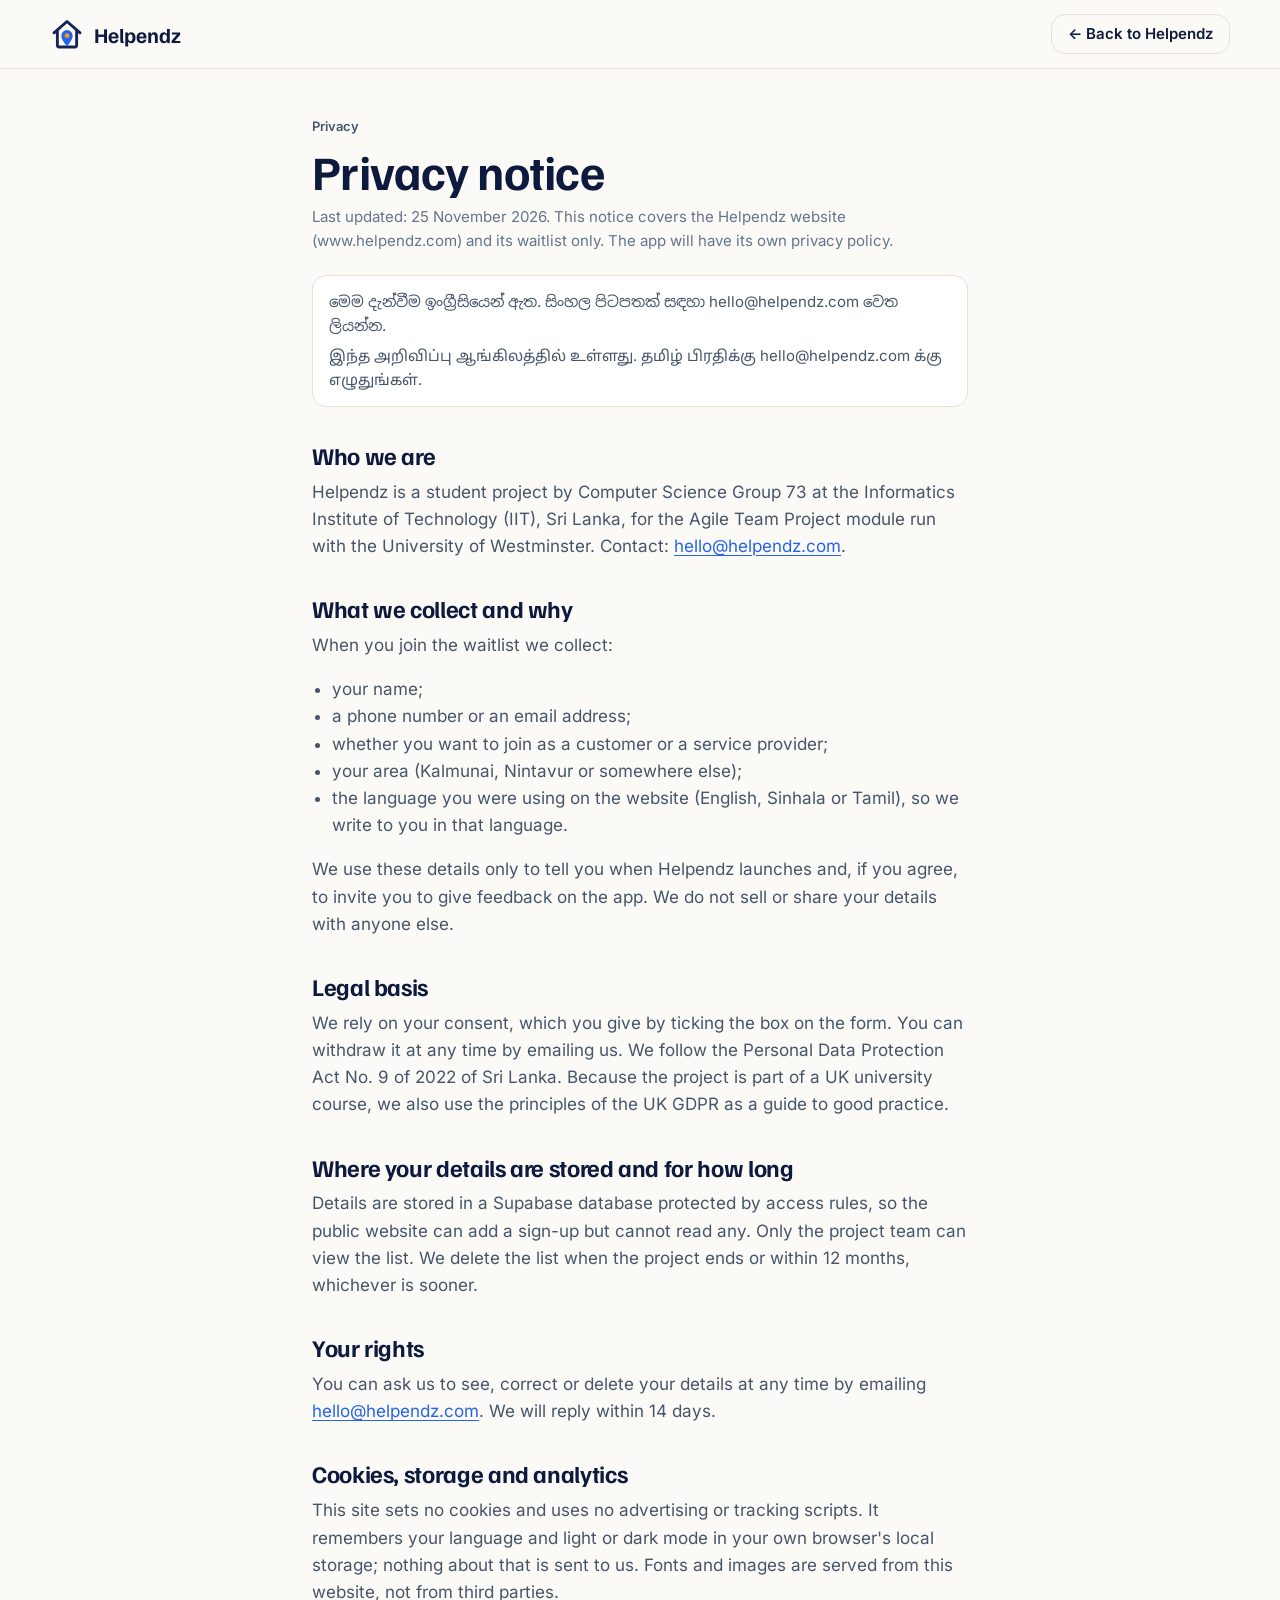
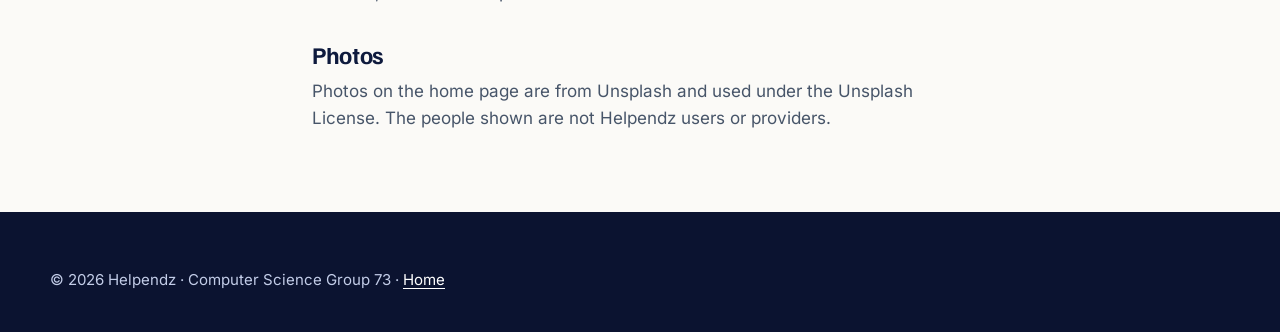
<file: privacy.html>
<!doctype html>
<html lang="en" data-theme="light">
<head>
<meta charset="utf-8">
<meta name="viewport" content="width=device-width, initial-scale=1">
<title>Privacy notice — Helpendz</title>
<meta name="description" content="How Helpendz handles the details you give on the waitlist form.">
<link rel="canonical" href="https://www.helpendz.com/privacy.html">
<link rel="icon" href="assets/favicon.svg" type="image/svg+xml">
<meta name="robots" content="index,follow">
<script>(function(){try{var s=localStorage.getItem('hz-theme');document.documentElement.setAttribute('data-theme',s||(matchMedia('(prefers-color-scheme: dark)').matches?'dark':'light'));}catch(e){}})();</script>
<link rel="stylesheet" href="styles.css">
<style>
  .doc { max-width: 720px; margin: 0 auto; padding: 48px var(--gut) 80px; }
  .doc h1 { font-size: clamp(34px, 5vw, 48px); margin: 10px 0 8px; }
  .doc h2 { font-size: 24px; margin: 36px 0 10px; }
  .doc p, .doc li { color: var(--ink-2); }
  .doc ul { padding-left: 20px; }
  .doc .updated { color: var(--ink-3); font-size: 15px; }
  .doc .langs { margin-top: 22px; padding: 14px 16px; border: 1px solid var(--line); border-radius: var(--r-m); background: var(--card); font-size: 15px; }
  .doc .langs p + p { margin-top: 6px; }
</style>
</head>
<body>
<a class="skip" href="#main">Skip to main content</a>
<header class="top">
  <div class="wrap bar">
    <a class="brand" href="index.html" aria-label="Helpendz home"><img src="assets/logo.svg" alt="" width="34" height="34"><span>Helpendz</span></a>
    <div class="tools"><a class="btn sm ghost" href="index.html">← Back to Helpendz</a></div>
  </div>
</header>
<main id="main" class="doc" tabindex="-1">
  <p class="kicker">Privacy</p>
  <h1>Privacy notice</h1>
  <p class="updated">Last updated: 25 November 2026. This notice covers the Helpendz website (www.helpendz.com) and its waitlist only. The app will have its own privacy policy.</p>
  <div class="langs">
    <p lang="si">මෙම දැන්වීම ඉංග්‍රීසියෙන් ඇත. සිංහල පිටපතක් සඳහා hello@helpendz.com වෙත ලියන්න.</p>
    <p lang="ta">இந்த அறிவிப்பு ஆங்கிலத்தில் உள்ளது. தமிழ் பிரதிக்கு hello@helpendz.com க்கு எழுதுங்கள்.</p>
  </div>

  <h2>Who we are</h2>
  <p>Helpendz is a student project by Computer Science Group 73 at the Informatics Institute of Technology (IIT), Sri Lanka, for the Agile Team Project module run with the University of Westminster. Contact: <a href="mailto:hello@helpendz.com">hello@helpendz.com</a>.</p>

  <h2>What we collect and why</h2>
  <p>When you join the waitlist we collect:</p>
  <ul>
    <li>your name;</li>
    <li>a phone number or an email address;</li>
    <li>whether you want to join as a customer or a service provider;</li>
    <li>your area (Kalmunai, Nintavur or somewhere else);</li>
    <li>the language you were using on the website (English, Sinhala or Tamil), so we write to you in that language.</li>
  </ul>
  <p>We use these details only to tell you when Helpendz launches and, if you agree, to invite you to give feedback on the app. We do not sell or share your details with anyone else.</p>

  <h2>Legal basis</h2>
  <p>We rely on your consent, which you give by ticking the box on the form. You can withdraw it at any time by emailing us. We follow the Personal Data Protection Act No. 9 of 2022 of Sri Lanka. Because the project is part of a UK university course, we also use the principles of the UK GDPR as a guide to good practice.</p>

  <h2>Where your details are stored and for how long</h2>
  <p>Details are stored in a Supabase database protected by access rules, so the public website can add a sign-up but cannot read any. Only the project team can view the list. We delete the list when the project ends or within 12 months, whichever is sooner.</p>

  <h2>Your rights</h2>
  <p>You can ask us to see, correct or delete your details at any time by emailing <a href="mailto:hello@helpendz.com">hello@helpendz.com</a>. We will reply within 14 days.</p>

  <h2>Cookies, storage and analytics</h2>
  <p>This site sets no cookies and uses no advertising or tracking scripts. It remembers your language and light or dark mode in your own browser's local storage; nothing about that is sent to us. Fonts and images are served from this website, not from third parties.</p>

  <h2>Photos</h2>
  <p>Photos on the home page are from Unsplash and used under the Unsplash License. The people shown are not Helpendz users or providers.</p>
</main>
<footer class="foot">
  <div class="wrap"><p class="muted-l">© 2026 Helpendz · Computer Science Group 73 · <a href="index.html">Home</a></p></div>
</footer>
</body>
</html>
</file>
<file: styles.css>
/* Helpendz landing page — tokens follow DESIGN.md */
/* Self-hosted fonts (SIL Open Font License, see assets/fonts). Sinhala and Tamil files load only when those scripts appear. */
@font-face { font-family: "Inter"; src: url("assets/fonts/Inter.woff2") format("woff2"); font-weight: 400 700; font-display: swap; }
@font-face { font-family: "Familjen Grotesk"; src: url("assets/fonts/FamiljenGrotesk.woff2") format("woff2"); font-weight: 600 700; font-display: swap; }
@font-face { font-family: "Noto Sans Sinhala"; src: url("assets/fonts/NotoSansSinhala.woff2") format("woff2"); font-weight: 400 700; font-display: swap; unicode-range: U+0D80-0DFF, U+200C-200D; }
@font-face { font-family: "Noto Sans Tamil"; src: url("assets/fonts/NotoSansTamil.woff2") format("woff2"); font-weight: 400 700; font-display: swap; unicode-range: U+0B80-0BFF, U+200C-200D; }
:root {
  --ink: #0E1A3D; --ink-2: #475569; --ink-3: #64748B;
  --navy: #14235A; --blue: #2563EB; --blue-700: #1D4ED8; --blue-50: #EAF1FE;
  --red: #E23B3B; --red-700: #C62828; --red-50: #FDF1F1;
  --green: #16A34A; --green-50: #DCFCE7; --green-ink: #15803D;
  --amber: #F59E0B; --amber-50: #FEF8E7;
  --paper: #FBFAF7; --sand: #F3EFE6; --line: #E5E1D8; --card: #FFFFFF;
  --band: #14235A; --band-ink: #FFFFFF; --band-ink-2: #C9D2EA;
  --shadow-1: 0 1px 2px rgba(14,26,61,.06), 0 4px 14px rgba(14,26,61,.06);
  --shadow-phone: 0 30px 60px -20px rgba(14,26,61,.35);
  --r-s: 8px; --r-m: 14px; --r-l: 22px; --r-phone: 34px;
  --wrap: 1180px; --gut: 20px; --sec: 64px;
  --f-display: "Familjen Grotesk", "Inter", system-ui, sans-serif;
  --f-text: "Inter", "Noto Sans Sinhala", "Noto Sans Tamil", system-ui, -apple-system, "Segoe UI", Roboto, sans-serif;
  color-scheme: light;
}
[data-theme="dark"] {
  --ink: #EEF1F7; --ink-2: #B8C1D3; --ink-3: #94A0B8;
  --navy: #C9D6FF; --blue: #5B8CFF; --blue-700: #7FA5FF; --blue-50: #1A2547;
  --red: #FF6B6B; --red-700: #FF8A8A; --red-50: #2A1720;
  --green: #4ADE80; --green-50: #12321F; --green-ink: #86EFAC;
  --amber: #FBBF24; --amber-50: #2A2412;
  --paper: #0D1222; --sand: #131A2E; --line: #27304A; --card: #161D33;
  --band: #0A1A4A; --band-ink: #FFFFFF; --band-ink-2: #C3CDE8;
  --shadow-1: 0 1px 2px rgba(0,0,0,.4), 0 6px 18px rgba(0,0,0,.3);
  --shadow-phone: 0 30px 60px -20px rgba(0,0,0,.7);
  color-scheme: dark;
}
@media (min-width: 768px) { :root { --gut: 32px; --sec: 96px; } }

*, *::before, *::after { box-sizing: border-box; }
html { scroll-behavior: smooth; scroll-padding-top: 84px; -webkit-text-size-adjust: 100%; }
@media (prefers-reduced-motion: reduce) { html { scroll-behavior: auto; } *, *::before, *::after { animation: none !important; transition: none !important; } }
body { margin: 0; background: var(--paper); color: var(--ink); font: 400 17px/1.6 var(--f-text); overflow-x: clip; transition: background-color .2s, color .2s; }
html.i18n-pending main, html.i18n-pending header { visibility: hidden; }
:lang(si) body, body :lang(si) { font-family: "Noto Sans Sinhala", var(--f-text); }
:lang(ta) body, body :lang(ta) { font-family: "Noto Sans Tamil", var(--f-text); }
img { max-width: 100%; height: auto; display: block; }
svg { flex: none; }
a { color: var(--blue); text-underline-offset: 3px; text-decoration-thickness: 1px; }
a:hover { color: var(--blue-700); }
:focus-visible { outline: 3px solid var(--amber); outline-offset: 2px; border-radius: 4px; }
h1, h2, h3 { margin: 0; color: var(--ink); text-wrap: balance; }
h1, h2 { font-family: var(--f-display); font-weight: 700; letter-spacing: -.015em; }
:lang(si) h1, :lang(si) h2, :lang(ta) h1, :lang(ta) h2 { font-family: inherit; letter-spacing: 0; }
h1 { font-size: clamp(38px, 6vw, 64px); line-height: 1.03; }
h2 { font-size: clamp(30px, 4vw, 44px); line-height: 1.08; }
:lang(si) h1 { font-size: clamp(30px, 4.4vw, 48px); line-height: 1.22; }
:lang(ta) h1 { font-size: clamp(28px, 3.5vw, 42px); line-height: 1.3; }
:lang(si) h2 { font-size: clamp(26px, 3.2vw, 36px); line-height: 1.25; }
:lang(ta) h2 { font-size: clamp(24px, 2.7vw, 32px); line-height: 1.32; }
:lang(ta) .cat-txt h3 { font-size: 19px; }
h3 { font-size: 20px; line-height: 1.3; font-weight: 700; }
p { margin: 0; }
.wrap { max-width: calc(var(--wrap) + 2 * var(--gut)); margin: 0 auto; padding: 0 var(--gut); }
.skip { position: absolute; left: 12px; top: -60px; z-index: 100; background: var(--ink); color: var(--paper); padding: 10px 14px; border-radius: var(--r-s); text-decoration: none; }
.skip:focus { top: 12px; }
main:focus { outline: none; }

/* ---------- buttons ---------- */
.btn { display: inline-flex; align-items: center; justify-content: center; gap: 8px; min-height: 48px; padding: 0 22px; border-radius: var(--r-m); background: var(--blue); color: #fff; font-size: 16px; font-weight: 600; line-height: 1.2; font-family: inherit; text-decoration: none; border: 1.5px solid transparent; cursor: pointer; transition: background-color .15s, border-color .15s, transform .15s; }
[data-theme="dark"] .btn { background: #2F63D6; }
.btn:hover { background: var(--blue-700); color: #fff; }
[data-theme="dark"] .btn:hover { background: #2557C4; }
.btn:active { transform: translateY(1px); }
.btn.ghost { background: transparent; color: var(--ink); border-color: var(--line); }
.btn.ghost:hover { border-color: var(--ink); color: var(--ink); background: transparent; }
.btn.sm { min-height: 40px; padding: 0 16px; font-size: 15px; }
.btn.full { width: 100%; }
.btn.on-dark { background: #fff; color: #14235A; }
.btn.on-dark:hover { background: #E8EEFF; color: #14235A; }
.btn:disabled { opacity: .5; cursor: not-allowed; }

/* ---------- header ---------- */
.top { position: sticky; top: 0; z-index: 50; background: color-mix(in srgb, var(--paper) 92%, transparent); backdrop-filter: saturate(1.4) blur(10px); -webkit-backdrop-filter: saturate(1.4) blur(10px); border-bottom: 1px solid var(--line); }
.bar { display: flex; align-items: center; gap: 20px; height: 68px; }
.brand { display: inline-flex; align-items: center; gap: 10px; text-decoration: none; color: var(--ink); font: 700 21px/1 var(--f-display); letter-spacing: -.01em; }
.brand:hover { color: var(--ink); }
.logo { width: 34px; height: 34px; }
.lg-house { fill: none; stroke: var(--navy); stroke-width: 10; stroke-linecap: round; stroke-linejoin: round; }
[data-theme="dark"] .lg-house { stroke: #fff; }
.lg-pin { fill: var(--blue); } .lg-dot { fill: var(--amber); }
.brand.light { color: #fff; } .brand.light .lg-house { stroke: #fff; } .brand.light .lg-pin { fill: #5B8CFF; }
.nav { display: flex; gap: 22px; margin-left: 12px; }
.nav a { color: var(--ink-2); text-decoration: none; font-size: 15px; font-weight: 500; padding: 6px 0; white-space: nowrap; }
:lang(ta) .nav a, :lang(si) .nav a { font-size: 14px; }
.btn.sm { white-space: nowrap; }
.nav a:hover { color: var(--ink); }
.nav .menu-only { display: none; }
.tools { margin-left: auto; display: flex; align-items: center; gap: 10px; }
.lang { display: inline-flex; border: 1px solid var(--line); border-radius: 999px; padding: 3px; background: var(--card); }
.lang button { border: 0; background: transparent; color: var(--ink-2); font: 600 13px/1 var(--f-text); min-width: 40px; height: 32px; padding: 0 10px; border-radius: 999px; cursor: pointer; }
.lang button[lang="si"] { font-family: "Noto Sans Sinhala", var(--f-text); }
.lang button[lang="ta"] { font-family: "Noto Sans Tamil", var(--f-text); }
.lang button[aria-pressed="true"] { background: var(--navy); color: var(--paper); }
[data-theme="dark"] .lang button[aria-pressed="true"] { background: #fff; color: #0D1222; }
.theme { width: 40px; height: 40px; border-radius: 999px; border: 1px solid var(--line); background: var(--card); color: var(--ink); display: inline-grid; place-items: center; cursor: pointer; }
.theme svg { width: 20px; height: 20px; fill: none; stroke: currentColor; stroke-width: 1.8; stroke-linecap: round; stroke-linejoin: round; }
.theme .i-sun { display: none; } [data-theme="dark"] .theme .i-sun { display: block; } [data-theme="dark"] .theme .i-moon { display: none; }
.menu { display: none; align-items: center; gap: 6px; height: 40px; padding: 0 12px; border-radius: 999px; border: 1px solid var(--line); background: var(--card); color: var(--ink); font-size: 14px; font-weight: 600; line-height: 1; font-family: inherit; cursor: pointer; }
.menu svg { width: 18px; height: 18px; stroke: currentColor; stroke-width: 2; fill: none; stroke-linecap: round; }
@media (max-width: 1180px) {
  .menu { display: inline-flex; }
  .nav { position: absolute; left: 0; right: 0; top: 68px; margin: 0; flex-direction: column; gap: 0; background: var(--paper); border-bottom: 1px solid var(--line); padding: 8px var(--gut) 16px; display: none; box-shadow: 0 12px 24px rgba(14,26,61,.08); }
  .nav.open { display: flex; }
  .nav a { font-size: 17px; padding: 12px 0; border-bottom: 1px solid var(--line); }
  .nav a:last-child { border-bottom: 0; }
  .nav .menu-only { display: block; color: var(--blue); font-weight: 600; }
}
@media (max-width: 640px) {
  .hide-s { display: none; }
  .bar { gap: 10px; }
  .top .brand span { display: none; }
  .lang button { min-width: 36px; padding: 0 8px; }
}

/* ---------- shared ---------- */
section { padding: var(--sec) 0; }
.kicker { font: 600 13px/1.4 var(--f-text); color: var(--blue); margin-bottom: 12px; }
.kicker.red { color: var(--red-700); }
[data-theme="dark"] .kicker.red { color: var(--red); }
.kicker.light { color: #A9C0FF; }
.sec-lead { color: var(--ink-2); font-size: 18px; line-height: 1.6; margin-top: 16px; max-width: 58ch; }
.fine { font-size: 15px; color: var(--ink-3); margin-top: 20px; max-width: 60ch; }
.fine.light { color: var(--band-ink-2); }
figure { margin: 0; }
.phone { width: 230px; border-radius: var(--r-phone); background: #0E1A3D; padding: 8px; box-shadow: var(--shadow-phone); }
[data-theme="dark"] .phone { background: #2A3352; }
.phone img { border-radius: calc(var(--r-phone) - 8px); width: 100%; aspect-ratio: 585 / 1266; background: #F5F7FB; }
.ph-cover { width: 100%; height: 100%; object-fit: cover; }
.facts { list-style: none; margin: 26px 0 0; padding: 0; display: flex; flex-wrap: wrap; gap: 10px 22px; color: var(--ink-2); font-size: 15px; }
.facts li { display: inline-flex; align-items: center; gap: 8px; }
.facts svg { width: 18px; height: 18px; fill: none; stroke: var(--green); stroke-width: 2.2; stroke-linecap: round; stroke-linejoin: round; }
.facts.col { flex-direction: column; }

/* ---------- hero ---------- */
.hero { padding: 48px 0 72px; position: relative; }
.hero-grid { display: grid; gap: 44px; align-items: center; }
@media (min-width: 900px) { .hero { padding: 72px 0 96px; } .hero-grid { grid-template-columns: 1.02fr 1fr; gap: 56px; } }
.eyebrow { display: inline-flex; align-items: center; gap: 10px; font-size: 14px; font-weight: 600; color: var(--ink-2); background: var(--card); border: 1px solid var(--line); border-radius: 999px; padding: 7px 14px 7px 10px; margin-bottom: 22px; }
.eyebrow .dot { width: 9px; height: 9px; border-radius: 50%; background: var(--amber); box-shadow: 0 0 0 4px color-mix(in srgb, var(--amber) 25%, transparent); }
.lead { font-size: 19px; line-height: 1.6; color: var(--ink-2); margin-top: 20px; max-width: 54ch; }
.ctas { display: flex; flex-wrap: wrap; gap: 12px; margin-top: 30px; }
.hero-art { position: relative; min-height: 440px; padding: 0 0 40px 0; }
.hero-photo { border-radius: var(--r-l); overflow: hidden; margin-left: 70px; aspect-ratio: 4 / 4.6; box-shadow: var(--shadow-1); }
.hero-photo img { width: 100%; height: 100%; object-fit: cover; object-position: 40% 30%; }
.hero-phone { position: absolute; left: 0; bottom: 0; width: 200px; transform: rotate(-3deg); }
.track-card, .badge-card { position: absolute; background: var(--card); color: var(--ink); border-radius: var(--r-m); box-shadow: var(--shadow-1); border: 1px solid var(--line); }
.track-card { right: -8px; top: 26px; max-width: min(340px, 92%); display: flex; gap: 12px; align-items: center; padding: 12px 16px 12px 14px; max-width: 260px; }
.track-card > div { min-width: 0; overflow-wrap: break-word; }
:lang(ta) .track-card b { font-size: 14px; }
.track-card b { display: block; font-size: 15px; line-height: 1.3; }
.track-card small { display: block; color: var(--ink-3); font-size: 13px; margin-top: 2px; }
.live { width: 12px; height: 12px; border-radius: 50%; background: var(--green); flex: none; box-shadow: 0 0 0 0 color-mix(in srgb, var(--green) 50%, transparent); animation: pulse 2s infinite; }
@keyframes pulse { 0% { box-shadow: 0 0 0 0 color-mix(in srgb, var(--green) 45%, transparent); } 70% { box-shadow: 0 0 0 10px transparent; } 100% { box-shadow: 0 0 0 0 transparent; } }
.badge-card { right: 24px; bottom: 76px; display: inline-flex; align-items: center; gap: 8px; padding: 9px 14px; font-size: 14px; font-weight: 600; color: var(--green-ink); background: var(--green-50); border-color: transparent; }
.badge-card svg { width: 18px; height: 18px; fill: none; stroke: currentColor; stroke-width: 2.4; stroke-linecap: round; stroke-linejoin: round; }
.route { position: absolute; left: 120px; bottom: -6px; width: 300px; height: 160px; z-index: -1; }
@media (max-width: 899px) { .route { display: none; } }
.route path { fill: none; stroke: var(--amber); stroke-width: 3; stroke-dasharray: 2 9; stroke-linecap: round; }
@media (max-width: 899px) {
  .hero-art { max-width: 520px; width: 100%; margin: 0 auto; }
  .hero-photo { margin-left: 48px; }
  .hero-phone { width: 156px; }
  .track-card { right: 0; top: auto; bottom: -14px; }
  .badge-card { right: 14px; top: 14px; bottom: auto; }
}
@media (max-width: 420px) { .hero-phone { width: 128px; } .hero-photo { margin-left: 36px; } .track-card { max-width: 220px; padding: 10px 12px; } .badge-card { display: none; } }

/* ---------- problem ---------- */
.problem { background: var(--sand); }
.problem h2 { max-width: 20ch; }
.vs { display: grid; gap: 20px; margin-top: 40px; }
@media (min-width: 800px) { .vs { grid-template-columns: 1fr 1.08fr; gap: 28px; } }
.vs ul { list-style: none; margin: 18px 0 0; padding: 0; display: grid; gap: 14px; }
.vs li { display: grid; grid-template-columns: 24px 1fr; gap: 12px; align-items: start; }
.vs svg { width: 22px; height: 22px; margin-top: 2px; fill: none; stroke-width: 2.2; stroke-linecap: round; stroke-linejoin: round; }
.today { padding: 26px 4px; }
.today h3 { color: var(--ink-3); }
.today li { color: var(--ink-2); }
.today svg { stroke: var(--ink-3); }
.with { background: var(--band); color: var(--band-ink); border-radius: var(--r-l); padding: 28px 28px 30px; }
.with h3 { color: #fff; }
.with svg { stroke: #7CE0A3; }

/* ---------- categories ---------- */
.sec-head { display: grid; gap: 8px 48px; align-items: end; margin-bottom: 36px; }
@media (min-width: 900px) { .sec-head { grid-template-columns: 1fr 1fr; } .sec-head .sec-lead { margin-top: 0; } }
.cats { list-style: none; margin: 0; padding: 0; display: grid; gap: 16px; grid-template-columns: 1fr; }
@media (min-width: 640px) { .cats { grid-template-columns: 1fr 1fr; } .cat.big { grid-column: span 2; } }
@media (min-width: 1000px) { .cats { grid-template-columns: 1.3fr 1fr 1fr; grid-auto-rows: 280px; } .cat.big { grid-column: auto; grid-row: span 2; } }
.cat { position: relative; border-radius: var(--r-l); overflow: hidden; min-height: 240px; background: #222; isolation: isolate; }
.cat img { position: absolute; inset: 0; width: 100%; height: 100%; object-fit: cover; transition: transform .5s ease; z-index: -1; }
.cat:hover img { transform: scale(1.03); }
.cat::after { content: ""; position: absolute; inset: 0; background: linear-gradient(180deg, rgba(8,14,32,0) 35%, rgba(8,14,32,.82) 100%); z-index: -1; }
.cat-txt { position: absolute; left: 0; right: 0; bottom: 0; padding: 20px 22px; color: #fff; }
.cat-txt h3 { color: #fff; font-size: 21px; }
.cat-txt p { font-size: 15px; color: rgba(255,255,255,.88); margin-top: 4px; max-width: 40ch; }
.cat.big img { object-position: 60% 30%; }
.cat.wide img { object-position: 30% 55%; }

/* ---------- how it works ---------- */
.how { background: var(--card); border-block: 1px solid var(--line); }
.how-grid { display: grid; gap: 40px; }
@media (min-width: 900px) { .how-grid { grid-template-columns: 1.1fr .9fr; gap: 64px; } }
.steps { list-style: none; margin: 32px 0 0; padding: 0; counter-reset: s; }
.step { border-top: 1px solid var(--line); padding: 18px 0 20px; }
.step:last-child { border-bottom: 1px solid var(--line); }
.step-btn { display: flex; align-items: center; gap: 14px; width: 100%; text-align: left; border: 0; background: none; padding: 0; cursor: pointer; color: var(--ink); font: 700 20px/1.3 var(--f-text); font-family: inherit; min-height: 44px; }
.num { width: 34px; height: 34px; border-radius: 50%; display: inline-grid; place-items: center; border: 1.5px solid var(--line); font: 700 15px/1 var(--f-display); color: var(--ink-2); flex: none; transition: all .2s; }
.step.on .num { background: var(--blue); border-color: var(--blue); color: #fff; }
.step p { color: var(--ink-2); margin: 8px 0 0 48px; max-width: 52ch; }
.step-shot { display: none; }
.how-phone-wrap { display: none; }
@media (min-width: 900px) {
  .how-phone-wrap { display: block; position: sticky; top: 110px; align-self: start; padding-top: 40px; }
  .how-phone { width: 300px; margin: 0 auto; }
  .step:not(.on) p { color: var(--ink-3); }
}
@media (max-width: 899px) {
  .step-shot { display: block; width: 150px; margin: 16px 0 0 48px; border-radius: 22px; border: 6px solid #0E1A3D; box-shadow: var(--shadow-1); aspect-ratio: 585/1266; }
  [data-theme="dark"] .step-shot { border-color: #2A3352; }
  .num { background: var(--blue); border-color: var(--blue); color: #fff; }
}

/* ---------- safety ---------- */
.safe-grid { display: grid; gap: 48px; align-items: start; }
@media (min-width: 900px) { .safe-grid { grid-template-columns: .78fr 1.22fr; gap: 64px; } }
.safe-art { position: relative; }
.safe-photo { border-radius: var(--r-l); overflow: hidden; aspect-ratio: 4 / 5; box-shadow: var(--shadow-1); }
.safe-photo img { width: 100%; height: 100%; object-fit: cover; object-position: 55% 40%; }
@media (max-width: 899px) { .safe-photo { aspect-ratio: 4 / 3.4; } .safe-photo img { object-position: 60% 55%; } .safe-art { max-width: 560px; } }
.code-card { position: absolute; left: 18px; bottom: -22px; background: var(--card); border: 1px solid var(--line); border-radius: var(--r-m); box-shadow: var(--shadow-1); padding: 14px 18px; max-width: 260px; }
.code-card small { display: block; font-size: 12.5px; color: var(--ink-3); line-height: 1.4; }
.code-card b { display: block; font: 700 32px/1.1 var(--f-display); letter-spacing: .12em; color: var(--ink); margin: 4px 0; }
.checks { list-style: none; margin: 28px 0 0; padding: 0; display: grid; gap: 22px; }
@media (min-width: 640px) { .checks { grid-template-columns: 1fr 1fr; gap: 26px 32px; } .checks li:last-child { grid-column: span 2; } }
.checks li { display: grid; grid-template-columns: 44px 1fr; gap: 14px; }
.checks .ic { width: 44px; height: 44px; border-radius: 12px; background: var(--blue-50); display: grid; place-items: center; }
.checks svg { width: 24px; height: 24px; fill: none; stroke: var(--blue); stroke-width: 1.8; stroke-linecap: round; stroke-linejoin: round; }
.checks h3 { font-size: 18px; }
.checks p { color: var(--ink-2); font-size: 16px; margin-top: 4px; }

/* ---------- emergency ---------- */
.emergency { background: var(--red-50); }
.em-grid { display: grid; gap: 44px; align-items: center; }
@media (min-width: 900px) { .em-grid { grid-template-columns: 1fr 1.05fr; gap: 64px; } }
.em-note { margin-top: 24px; background: var(--card); border: 1px solid color-mix(in srgb, var(--red) 30%, var(--line)); border-left: 4px solid var(--red); border-radius: var(--r-m); padding: 16px 18px; font-size: 15.5px; color: var(--ink-2); max-width: 60ch; }
.em-note b { color: var(--ink); white-space: nowrap; }
.em-art { position: relative; padding-bottom: 30px; }
.em-photo { border-radius: var(--r-l); overflow: hidden; aspect-ratio: 3 / 2; margin-right: 90px; box-shadow: var(--shadow-1); }
.em-photo img { width: 100%; height: 100%; object-fit: cover; }
.em-phone { position: absolute; right: 0; bottom: 0; width: 190px; transform: rotate(2.5deg); }
@media (max-width: 899px) { .em-art { padding-top: 70px; } }
@media (max-width: 520px) { .em-photo { margin-right: 50px; } .em-phone { width: 130px; } }

/* ---------- local + languages ---------- */
.loc-grid { display: grid; gap: 44px; align-items: start; }
@media (min-width: 900px) { .loc-grid { grid-template-columns: .85fr 1.15fr; gap: 72px; } }
.loc-photo { border-radius: var(--r-l); overflow: hidden; aspect-ratio: 3 / 4; box-shadow: var(--shadow-1); }
.loc-photo img { width: 100%; height: 100%; object-fit: cover; object-position: 50% 60%; }
@media (max-width: 899px) { .loc-photo { aspect-ratio: 4 / 3; } }
.langs-demo { margin-top: 40px; padding-top: 32px; border-top: 1px solid var(--line); }
.langs-demo > p { color: var(--ink-2); margin-top: 8px; max-width: 56ch; }
.two-phones { display: flex; gap: 22px; margin-top: 26px; flex-wrap: wrap; }
.two-phones .phone { width: 190px; box-shadow: var(--shadow-1); }
.two-phones figcaption { text-align: center; margin-top: 10px; font-weight: 600; color: var(--ink-2); font-size: 15px; }
@media (max-width: 460px) { .two-phones { gap: 14px; } .two-phones figure { flex: 1; } .two-phones .phone { width: 100%; } }

/* ---------- providers ---------- */
.providers { background: var(--band); color: var(--band-ink); }
.providers h2 { color: #fff; }
.pro-grid { display: grid; gap: 48px; align-items: center; }
@media (min-width: 900px) { .pro-grid { grid-template-columns: 1fr 1fr; gap: 64px; } }
.pro-list { list-style: none; margin: 26px 0 0; padding: 0; display: grid; gap: 12px; }
.pro-list li { display: grid; grid-template-columns: 24px 1fr; gap: 12px; color: #E4E9F7; }
.pro-list svg { width: 22px; height: 22px; margin-top: 2px; fill: none; stroke: #7CE0A3; stroke-width: 2.2; stroke-linecap: round; stroke-linejoin: round; }
.providers :focus-visible { outline-color: #FBBF24; }
.pro-art { position: relative; padding-bottom: 40px; }
.pro-photo { border-radius: var(--r-l); overflow: hidden; aspect-ratio: 4 / 3; margin-left: 70px; }
.pro-photo img { width: 100%; height: 100%; object-fit: cover; object-position: 60% 40%; }
.pro-phone { position: absolute; left: 0; bottom: 0; width: 180px; transform: rotate(-2.5deg); background: #0B1330; }
@media (max-width: 520px) { .pro-photo { margin-left: 50px; } .pro-phone { width: 130px; } }

/* ---------- team ---------- */
.team-grid { display: grid; gap: 36px; }
@media (min-width: 900px) { .team-grid { grid-template-columns: .9fr 1.1fr; gap: 64px; } }
.members { list-style: none; margin: 0; padding: 0; display: grid; gap: 14px; }
@media (min-width: 560px) { .members { grid-template-columns: 1fr 1fr; } }
.members li { background: var(--card); border: 1px solid var(--line); border-radius: var(--r-m); padding: 18px; display: grid; grid-template-columns: 48px 1fr; column-gap: 14px; align-items: center; }
.members .avatar { grid-row: span 2; width: 48px; height: 48px; border-radius: 50%; background: var(--sand); border: 1px dashed var(--ink-3); display: grid; place-items: center; font: 700 14px/1 var(--f-display); color: var(--ink-3); }
.members b { font-size: 16px; color: var(--ink); background: var(--amber-50); border-radius: 4px; padding: 0 4px; justify-self: start; }
.members span:not(.avatar) { font-size: 14px; color: var(--ink-2); line-height: 1.4; margin-top: 2px; }

/* ---------- faq ---------- */
.faq { background: var(--sand); }
.faq-grid { display: grid; gap: 32px; }
@media (min-width: 900px) { .faq-grid { grid-template-columns: .7fr 1.3fr; gap: 64px; } }
.qa details { border-bottom: 1px solid var(--line); }
.qa details:first-child { border-top: 1px solid var(--line); }
.qa summary { cursor: pointer; list-style: none; padding: 20px 40px 20px 0; position: relative; font-weight: 600; font-size: 18px; color: var(--ink); min-height: 44px; }
.qa summary::-webkit-details-marker { display: none; }
.qa summary::after { content: ""; position: absolute; right: 6px; top: 50%; width: 12px; height: 12px; border-right: 2px solid var(--ink-2); border-bottom: 2px solid var(--ink-2); transform: translateY(-70%) rotate(45deg); transition: transform .2s; }
.qa details[open] summary::after { transform: translateY(-30%) rotate(-135deg); }
.qa details p { color: var(--ink-2); padding: 0 40px 22px 0; max-width: 64ch; }

/* ---------- waitlist ---------- */
.wl-grid { display: grid; gap: 40px; align-items: start; }
@media (min-width: 900px) { .wl-grid { grid-template-columns: 1fr 1fr; gap: 72px; } }
.form { background: var(--card); align-content: start; border: 1px solid var(--line); border-radius: var(--r-l); padding: 26px; box-shadow: var(--shadow-1); display: grid; gap: 18px; }
@media (min-width: 560px) { .form { padding: 32px; } }
.field { display: grid; gap: 6px; border: 0; margin: 0; padding: 0; min-width: 0; }
.field label, .field legend { font-weight: 600; font-size: 15px; color: var(--ink); padding: 0; }
.field input[type=text], .field input:not([type]), .field select { height: 50px; border: 1.5px solid var(--line); border-radius: var(--r-s); background: var(--paper); color: var(--ink); font-size: 16px; font-family: inherit; padding: 0 14px; width: 100%; }
.field input::placeholder { color: var(--ink-3); }
.field input:focus, .field select:focus { border-color: var(--blue); outline: 3px solid color-mix(in srgb, var(--amber) 70%, transparent); outline-offset: 1px; }
.field input[aria-invalid="true"] { border-color: var(--red); }
.err { color: var(--red); font-size: 14px; }
[data-theme="dark"] .err { color: #FF8A8A; }
.seg { display: grid; grid-template-columns: minmax(0,1fr) minmax(0,1fr); gap: 10px; margin-top: 8px; }
.seg label { min-width: 0; overflow-wrap: anywhere; line-height: 1.3; padding-block: 8px !important; position: relative; display: flex; align-items: center; gap: 10px; min-height: 48px; border: 1.5px solid var(--line); border-radius: var(--r-s); padding: 0 14px; font-weight: 500; cursor: pointer; background: var(--paper); }
.seg input { width: 18px; height: 18px; accent-color: var(--blue); margin: 0; }
.seg label:has(input:checked) { border-color: var(--blue); background: var(--blue-50); }
.field.check { grid-template-columns: 22px 1fr; column-gap: 12px; align-items: start; }
.field.check input { width: 20px; height: 20px; margin-top: 3px; accent-color: var(--blue); }
.field.check label { font-weight: 400; font-size: 15px; color: var(--ink-2); line-height: 1.5; }
.field.check .err { grid-column: 2; }
.status { font-size: 15px; }
.status:empty { display: none; }
.status.ok { color: var(--green-ink); } .status.bad { color: var(--red); }

/* ---------- footer ---------- */
.foot { background: #0B1330; color: #C3CDE8; padding: 56px 0 40px; font-size: 15px; }
.foot a { color: #fff; }
.foot-grid { display: grid; gap: 32px; }
@media (min-width: 900px) { .foot-grid { grid-template-columns: 1.2fr .8fr 1.2fr; gap: 48px; } }
.foot-grid > div > p { margin-top: 12px; max-width: 40ch; }
.foot-h { font: 600 14px/1.4 var(--f-text); color: #fff; margin-bottom: 12px; }
.foot nav ul { list-style: none; padding: 0; margin: 0; display: grid; gap: 8px; }
.foot nav a { color: #C3CDE8; text-decoration: none; }
.foot nav a:hover { color: #fff; text-decoration: underline; }
.foot-small p { font-size: 13.5px; color: #98A4C4; margin-bottom: 10px; line-height: 1.55; }
.foot-small a { color: #C3CDE8; }
.muted-l { color: #C3CDE8; }
</file>
